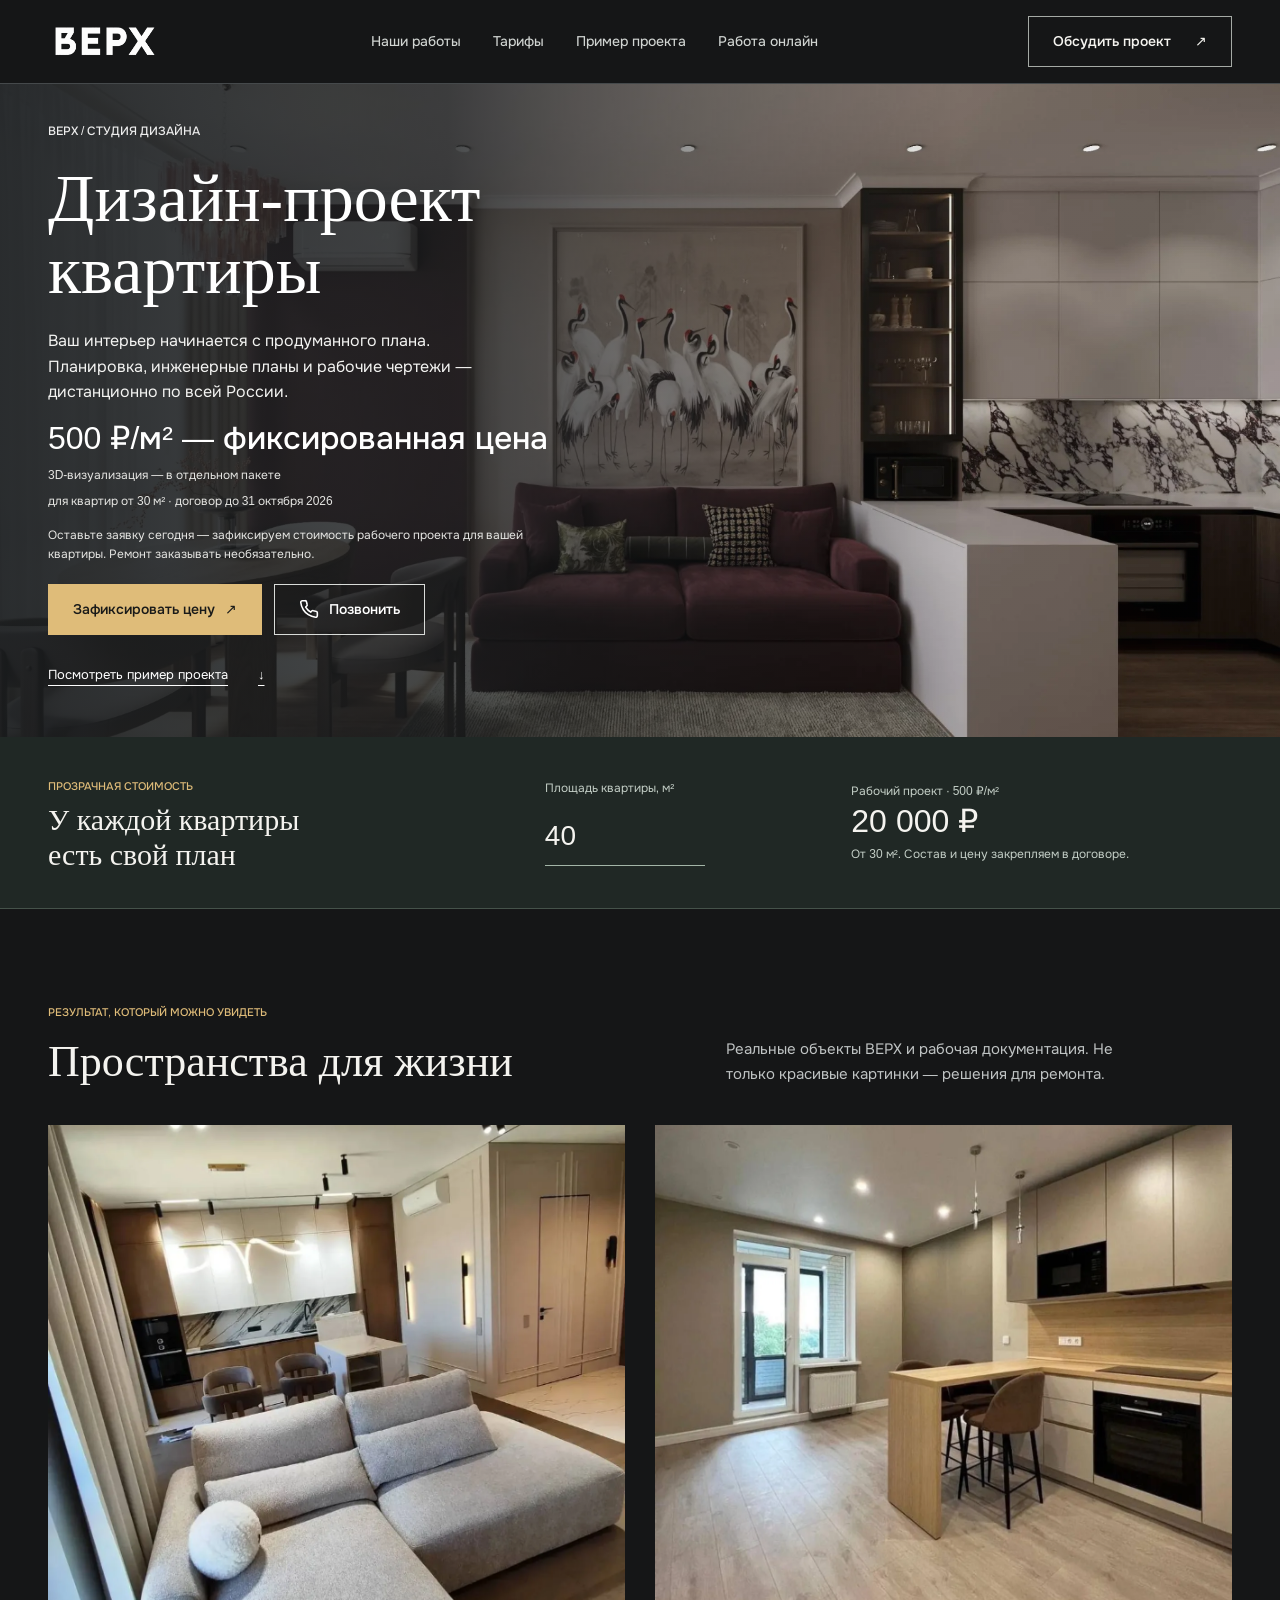
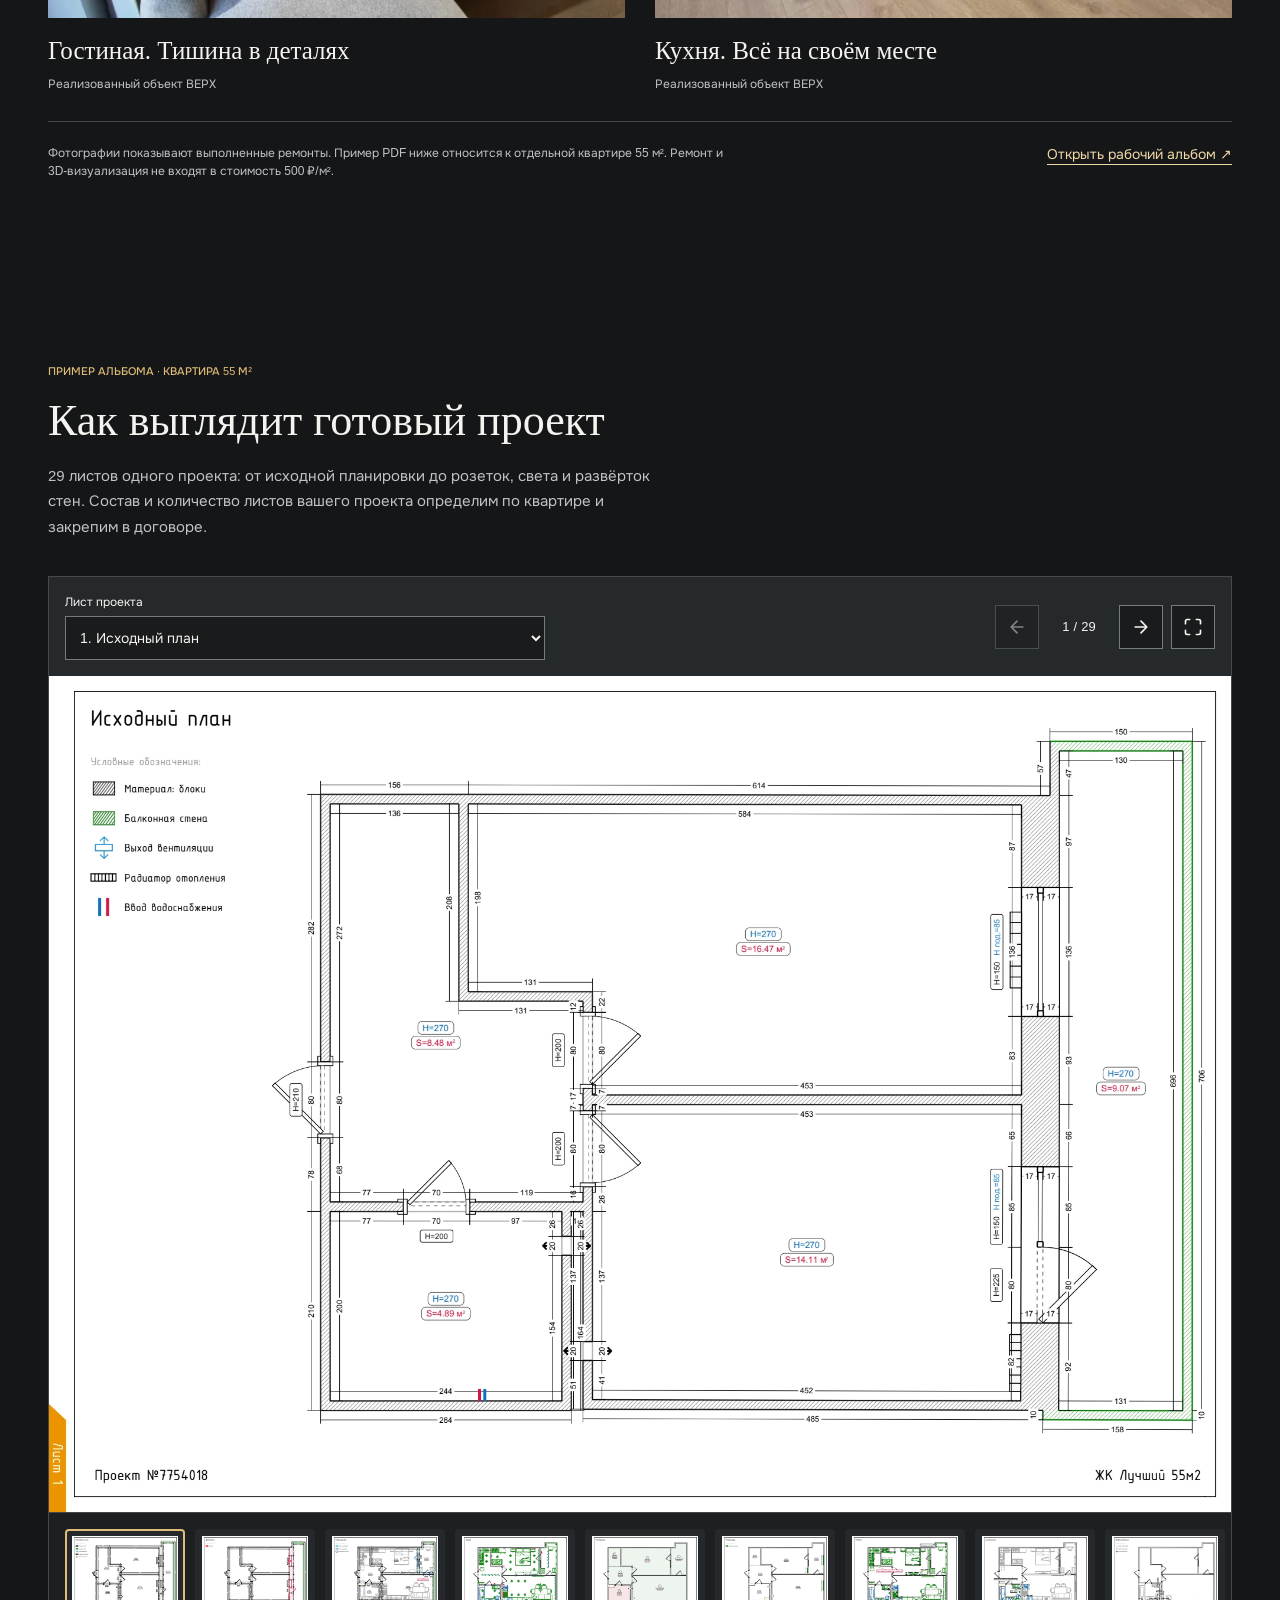
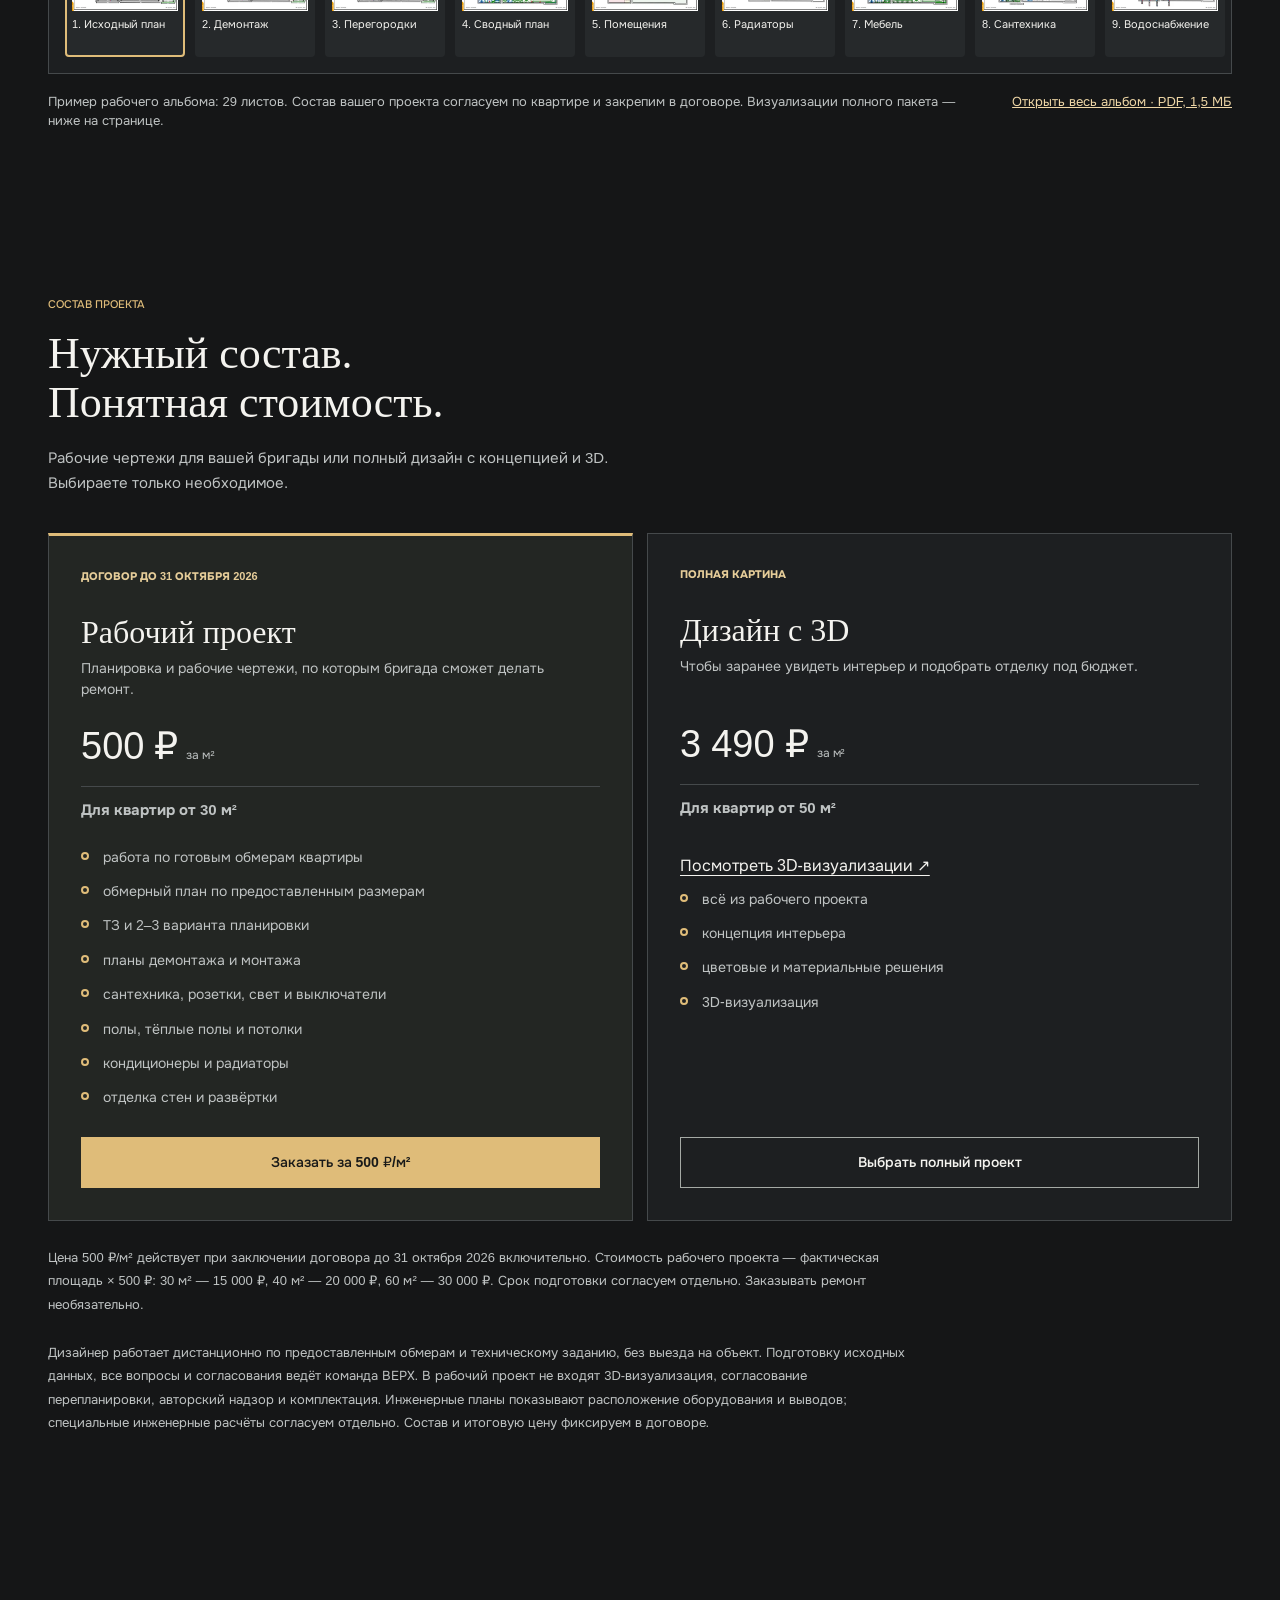
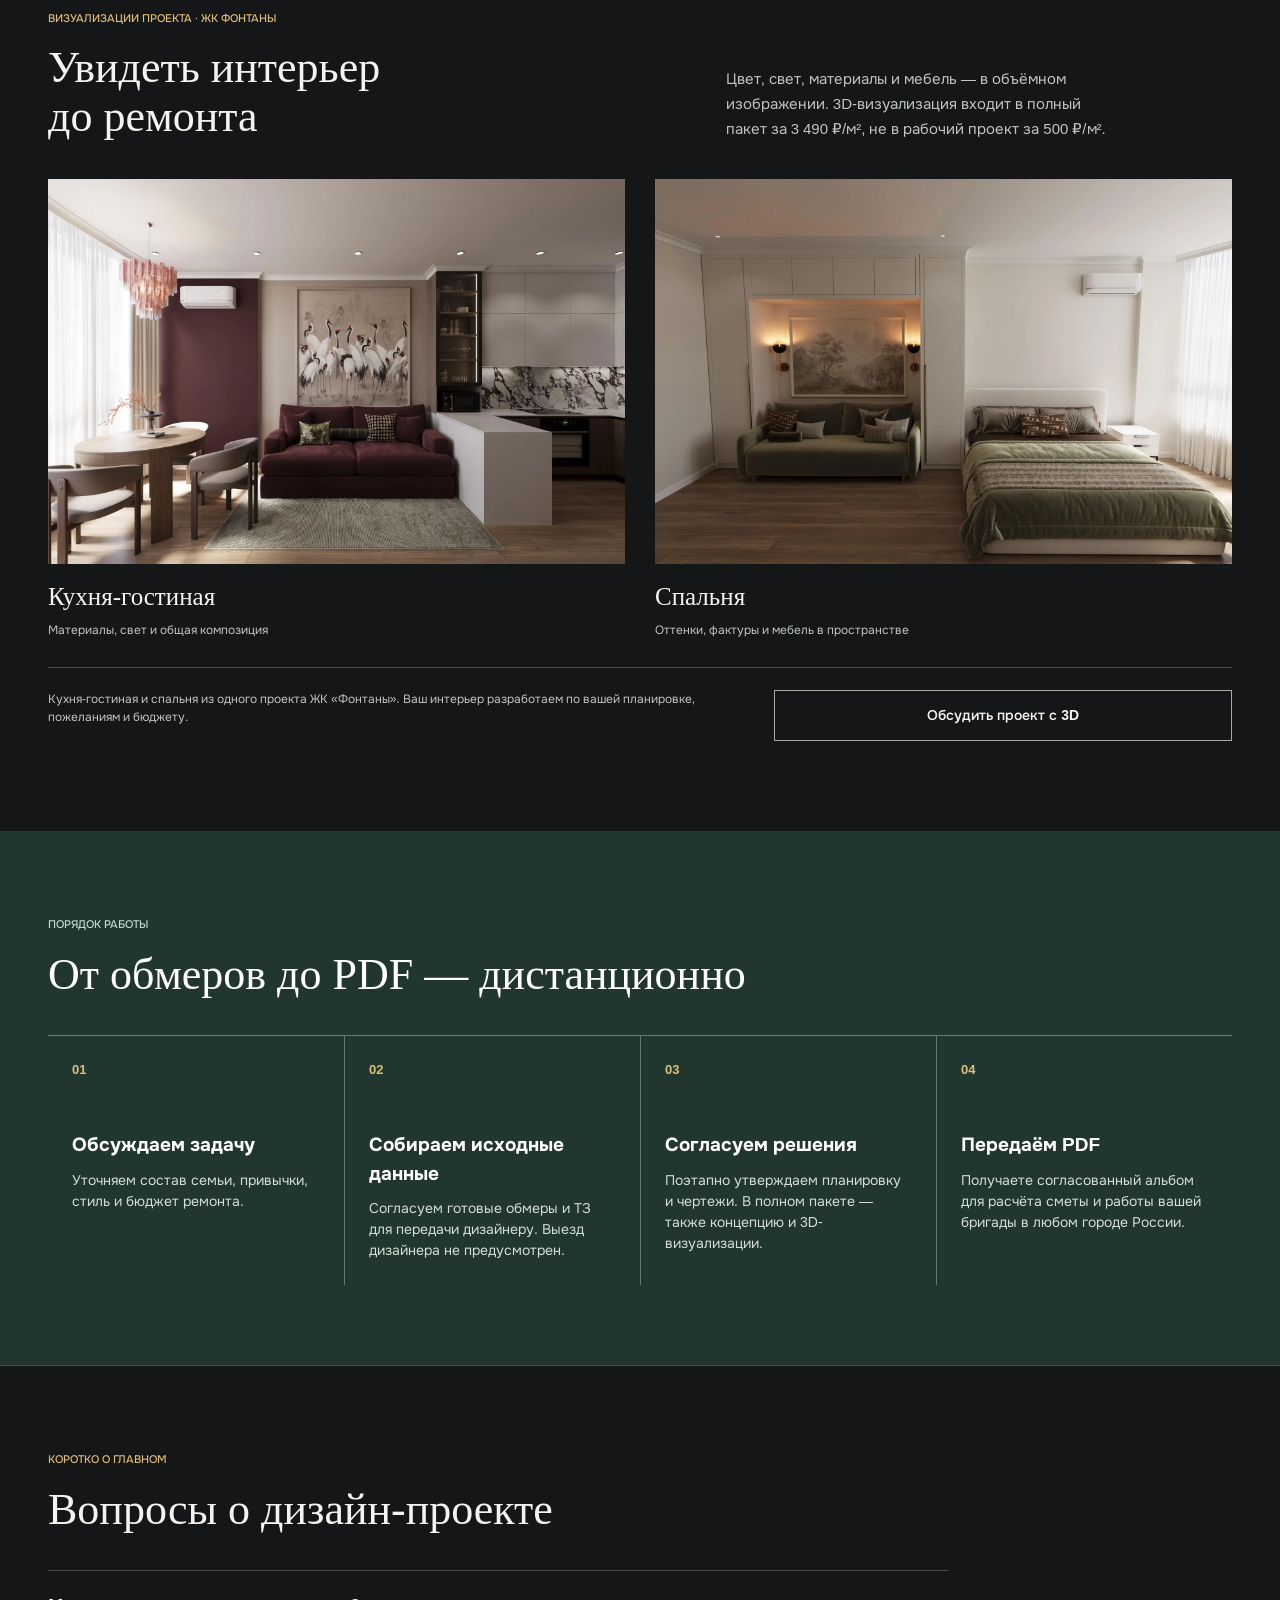
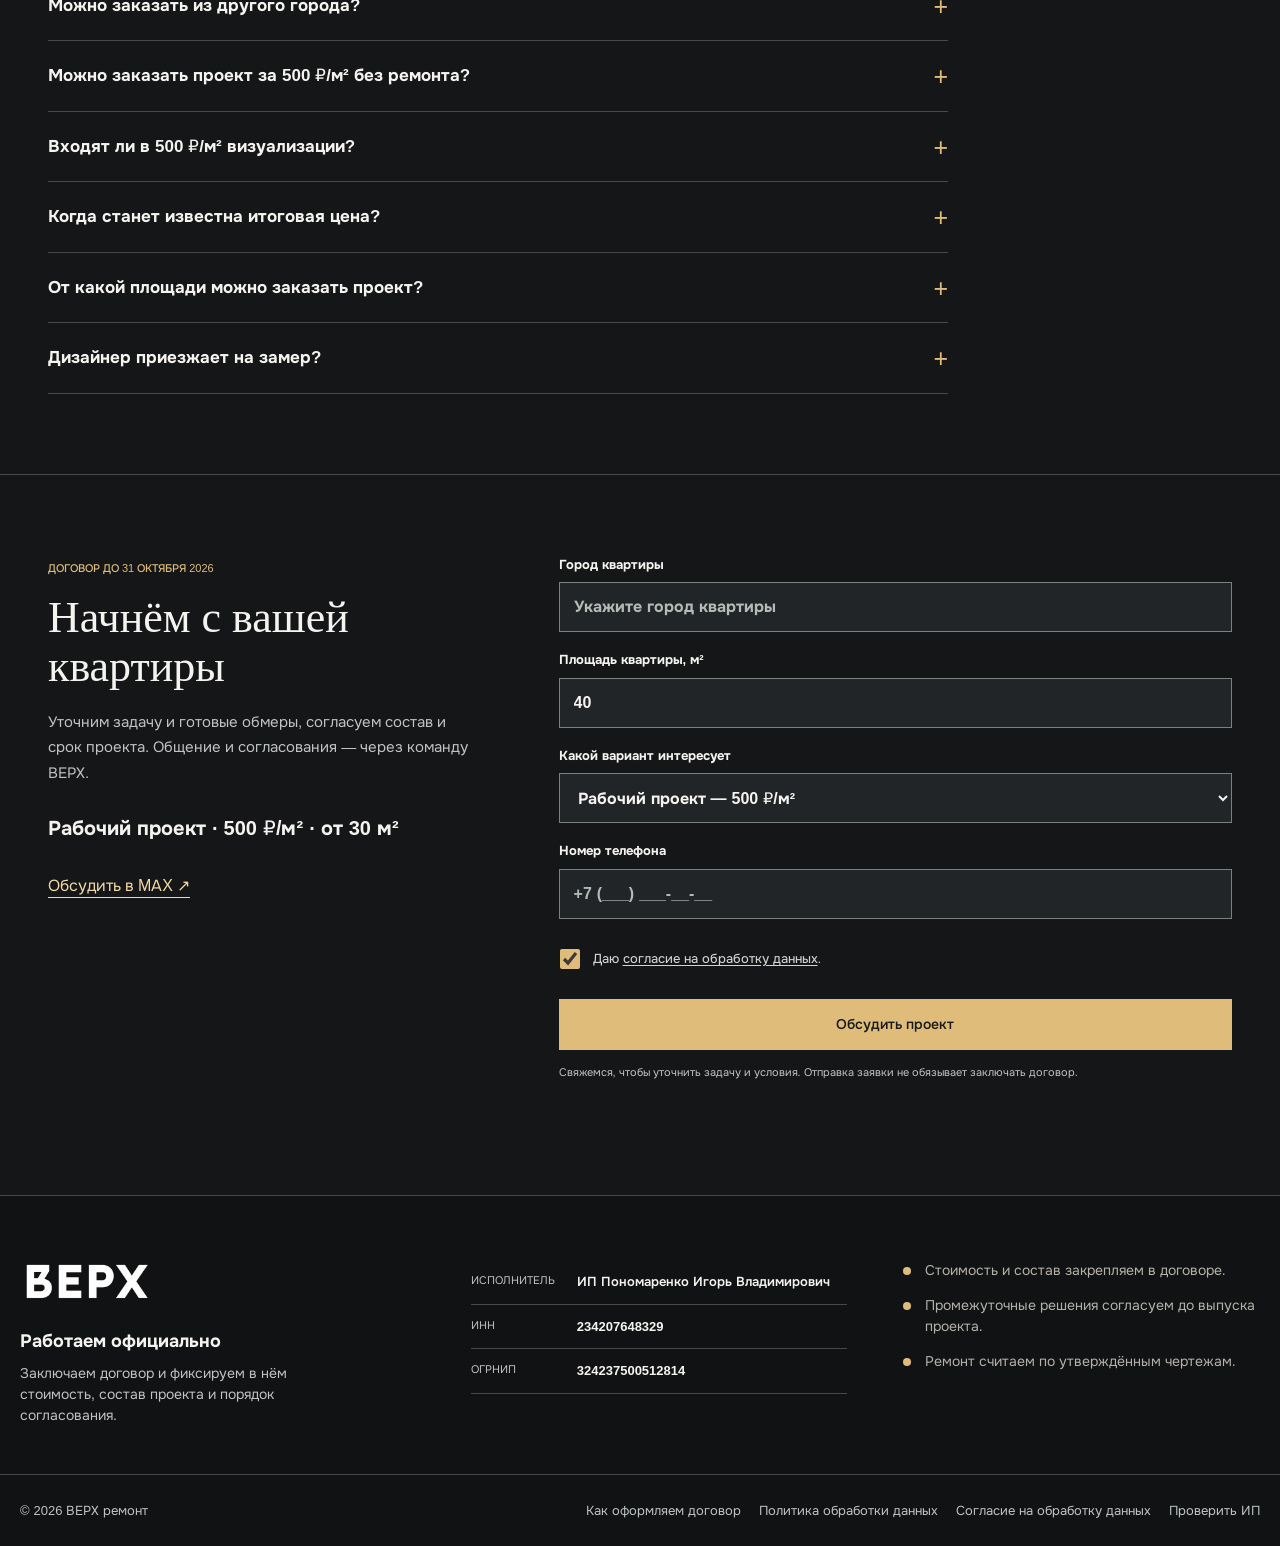
<file: index.html>
<!doctype html>
<html lang="ru">
  <head>
    <meta charset="utf-8" />
    <meta name="viewport" content="width=device-width, initial-scale=1" />
    <meta name="robots" content="index, follow" />
    <meta name="theme-color" content="#151617" />
    <meta name="color-scheme" content="dark" />
    <title>Рабочий дизайн-проект квартиры — 500 ₽/м² по России — ВЕРХ</title>
    <meta name="description" content="Рабочий дизайн-проект квартиры дистанционно по России по фиксированной цене 500 ₽/м²: планировка, инженерные планы и чертежи. От 30 м². 3D — отдельный пакет. Договор до 31 октября 2026." />
    <link rel="canonical" href="https://design.verhremont.ru/" />
    <meta property="og:type" content="website" />
    <meta property="og:locale" content="ru_RU" />
    <meta property="og:site_name" content="ВЕРХ" />
    <meta property="og:title" content="Рабочий дизайн-проект квартиры — фиксированная цена 500 ₽/м² — ВЕРХ" />
    <meta property="og:description" content="Планировка, электрика, сантехника и рабочие чертежи — 500 ₽/м² при договоре до 31 октября 2026. Без обязательства заказывать ремонт." />
    <meta property="og:url" content="https://design.verhremont.ru/" />
    <meta property="og:image" content="https://design.verhremont.ru/assets/design/3d-references/fontany-living.webp" />
    <link rel="icon" href="/favicon.ico" sizes="any" />
    <link rel="stylesheet" href="./styles.css?v=20260914-conversion" />
    <link rel="stylesheet" href="./specialty.css?v=20261010-design" />
    <link rel="stylesheet" href="./project-album.css?v=20261010" />
    <link rel="stylesheet" href="city.css?v=20261017" />
    <link rel="stylesheet" href="studio.css?v=20261017" />
    <link rel="stylesheet" href="decora.css?v=20261019-mobile" />
    <link rel="stylesheet" href="dark.css?v=20261018" />
    <script>
      if (!window.VERH_PREVIEW && !["localhost", "127.0.0.1"].includes(location.hostname)) {
      (function(m,e,t,r,i,k,a){
        m[i]=m[i]||function(){(m[i].a=m[i].a||[]).push(arguments)};
        m[i].l=1*new Date();
        for (var j=0;j<document.scripts.length;j+=1){if(document.scripts[j].src===r){return;}}
        k=e.createElement(t),a=e.getElementsByTagName(t)[0],k.async=1,k.src=r,a.parentNode.insertBefore(k,a);
      })(window,document,'script','https://mc.yandex.ru/metrika/tag.js?id=110859289','ym');
      ym(110859289,'init',{ssr:true,webvisor:true,clickmap:true,referrer:document.referrer,url:location.href,accurateTrackBounce:true,trackLinks:true});
      }
      window.VERH_LEAD_ENDPOINT = "https://functions.yandexcloud.net/d4e8j84veok7kjc043kk";
    </script>
    <script src="/assets/js/lead-support.js?v=20260914" defer></script>
  </head>
  <body class="specialty-page" data-service="Дизайн-проект квартиры онлайн" data-service-slug="dizayn-proekt-online" data-request="design-project">
    <noscript><div><img src="https://mc.yandex.ru/watch/110859289" class="metrika-pixel" alt="" /></div></noscript>
    <a class="skip-link" href="#main">Перейти к содержимому</a>
    <header class="preview-header">
      <a class="preview-brand" href="https://verhremont.ru/" aria-label="ВЕРХ — на главную">
        <img src="/assets/brand/verh-wordmark-white-transparent.webp" alt="ВЕРХ" width="3360" height="1060" />
      </a>
      <nav class="preview-nav" aria-label="Основная навигация">
        <a href="#projects">Наши работы</a>
        <a href="#prices">Тарифы</a>
        <a href="#project-album">Пример проекта</a>
        <a href="#process">Работа онлайн</a>
      </nav>
      <button class="button button--outline header-lead" type="button" data-scroll-lead>Обсудить проект <span aria-hidden="true">↗</span></button>
    </header>
    <main id="main">
      <section class="service-hero" id="top">
        <div class="service-hero__media" aria-hidden="true">
          <img src="/assets/design/3d-references/fontany-living.webp" alt="" width="1800" height="1200" fetchpriority="high" decoding="async" />
          <img class="media-watermark" src="/assets/brand/verh-wordmark-white-transparent.webp" alt="" width="3360" height="1060" aria-hidden="true" />
        </div>
        <div class="service-hero__content">
          <p class="studio-kicker">ВЕРХ / СТУДИЯ ДИЗАЙНА</p>
          <h1>Дизайн-проект <br />квартиры</h1>
          <p>Ваш интерьер начинается с продуманного плана. Планировка, инженерные планы и рабочие чертежи — дистанционно по всей России.</p>
          <div class="service-price" aria-label="Стоимость дизайн-проекта">
            <span>Проект с инженерными планами</span>
            <strong>500 ₽/м² — фиксированная цена</strong>
            <small>3D-визуализация — в отдельном пакете</small>
            <small>для квартир от 30 м² · договор до 31 октября 2026</small>
          </div>
          <p class="hero-offer">Оставьте заявку сегодня — зафиксируем стоимость рабочего проекта для вашей квартиры. Ремонт заказывать необязательно.</p>
          <div class="service-hero__actions">
            <button class="button button--gold" type="button" data-scroll-lead>Зафиксировать цену <span aria-hidden="true">↗</span></button>
            <a class="button button--ghost" href="tel:+79182383059" data-call-link aria-label="Позвонить в ВЕРХ">
              <svg viewBox="0 0 24 24" aria-hidden="true"><path d="M22 16.92v3a2 2 0 0 1-2.18 2A19.79 19.79 0 0 1 11.19 18.85a19.5 19.5 0 0 1-6-6A19.79 19.79 0 0 1 2.12 4.18 2 2 0 0 1 4.11 2h3a2 2 0 0 1 2 1.72c.12.9.33 1.78.62 2.63a2 2 0 0 1-.45 2.11L8.01 9.73a16 16 0 0 0 6 6l1.27-1.27a2 2 0 0 1 2.11-.45c.85.29 1.73.5 2.63.62A2 2 0 0 1 22 16.92Z" /></svg>
              <span>Позвонить</span>
            </a>
          </div>
          <a class="hero-pdf" href="#project-album">Посмотреть пример проекта <span aria-hidden="true">↓</span></a>
        </div>
      </section>

      <section class="estimate-band" aria-label="Расчёт стоимости рабочего проекта">
        <div class="section-shell estimate-layout">
          <div><span class="section-label">Прозрачная стоимость</span><h2>У каждой квартиры <br />есть свой план</h2></div>
          <div class="estimate-input"><label for="estimate-area">Площадь квартиры, м²</label><input id="estimate-area" type="number" inputmode="decimal" min="30" max="10000" step="0.1" value="40" data-estimate-area aria-describedby="estimate-note" /></div>
          <div class="estimate-result"><span>Рабочий проект · 500 ₽/м²</span><output for="estimate-area" data-estimate-total aria-live="polite">20 000 ₽</output><small id="estimate-note">От 30 м². Состав и цену закрепляем в договоре.</small></div>
        </div>
      </section>

      <section class="selected-projects" id="projects">
        <div class="section-shell">
          <header class="editorial-heading"><div><span class="section-label">Результат, который можно увидеть</span><h2>Пространства для жизни</h2></div><p>Реальные объекты ВЕРХ и рабочая документация. Не только красивые картинки — решения для ремонта.</p></header>
          <div class="selected-grid">
            <figure><img src="/assets/projects/lux/lux_04_msg181.webp" alt="Реализованный интерьер кухни-гостиной ВЕРХ" width="1280" height="1705" loading="lazy" /><figcaption><h3>Гостиная. Тишина в деталях</h3><span>Реализованный объект ВЕРХ</span></figcaption></figure>
            <figure><img src="/assets/projects/kitchen.webp" alt="Кухня с барной стойкой на завершённом объекте ВЕРХ" width="1280" height="1538" loading="lazy" /><figcaption><h3>Кухня. Всё на своём месте</h3><span>Реализованный объект ВЕРХ</span></figcaption></figure>
          </div>
          <div class="project-caption"><p>Фотографии показывают выполненные ремонты. Пример PDF ниже относится к отдельной квартире 55 м². Ремонт и 3D-визуализация не входят в стоимость 500 ₽/м².</p><a href="#project-album">Открыть рабочий альбом <span aria-hidden="true">↗</span></a></div>
        </div>
      </section>

      <section class="project-album section-light" id="project-album" aria-labelledby="album-heading" data-project-album>
        <div class="section-shell">
          <header class="section-heading">
            <span class="section-label">Пример альбома · квартира 55 м²</span>
            <h2 id="album-heading">Как выглядит готовый проект</h2>
            <p>29 листов одного проекта: от исходной планировки до розеток, света и развёрток стен. Состав и количество листов вашего проекта определим по квартире и закрепим в договоре.</p>
          </header>
          <div class="album-viewer">
            <div class="album-toolbar">
              <label class="album-select">Лист проекта<select data-album-select aria-label="Выбрать лист проекта"></select></label>
              <div class="album-controls">
                <button class="album-icon" type="button" data-album-prev aria-label="Предыдущий лист" title="Предыдущий лист"><svg viewBox="0 0 24 24" aria-hidden="true"><path d="m12 19-7-7 7-7M5 12h14" /></svg></button>
                <span class="album-counter" data-album-counter aria-live="polite">1 / 29</span>
                <button class="album-icon" type="button" data-album-next aria-label="Следующий лист" title="Следующий лист"><svg viewBox="0 0 24 24" aria-hidden="true"><path d="M5 12h14m-7-7 7 7-7 7" /></svg></button>
                <button class="album-icon" type="button" data-album-open aria-label="Увеличить чертёж" title="Увеличить чертёж"><svg viewBox="0 0 24 24" aria-hidden="true"><path d="M8 3H5a2 2 0 0 0-2 2v3m13-5h3a2 2 0 0 1 2 2v3M3 16v3a2 2 0 0 0 2 2h3m8 0h3a2 2 0 0 0 2-2v-3" /></svg></button>
              </div>
            </div>
            <button class="album-sheet" type="button" data-album-open aria-label="Увеличить текущий чертёж">
              <img data-album-image src="/assets/design/project-example/page-01.webp" alt="Лист 1. Исходный план" width="2000" height="1414" loading="lazy" decoding="async" />
            </button>
            <p class="album-status" data-album-status role="status"></p>
            <div class="album-thumbnails" data-album-thumbnails role="group" aria-label="Листы проекта"></div>
          </div>
          <div class="album-footer">
            <p>Пример рабочего альбома: 29 листов. Состав вашего проекта согласуем по квартире и закрепим в договоре. Визуализации полного пакета — ниже на странице.</p>
            <a href="/assets/design/project-example/project-example.pdf" target="_blank" rel="noopener">Открыть весь альбом · PDF, 1,5 МБ</a>
          </div>
          <noscript><p><a href="/assets/design/project-example/project-example.pdf">Посмотреть все 29 листов проекта в PDF</a></p></noscript>
        </div>
        <dialog class="album-dialog" data-album-dialog aria-label="Просмотр чертежа">
          <div class="album-dialog__toolbar">
            <strong data-album-title>Исходный план</strong>
            <div class="album-controls">
              <button class="album-icon" type="button" data-album-prev aria-label="Предыдущий лист" title="Предыдущий лист"><svg viewBox="0 0 24 24" aria-hidden="true"><path d="m12 19-7-7 7-7M5 12h14" /></svg></button>
              <span class="album-counter" data-album-counter>1 / 29</span>
              <button class="album-icon" type="button" data-album-next aria-label="Следующий лист" title="Следующий лист"><svg viewBox="0 0 24 24" aria-hidden="true"><path d="M5 12h14m-7-7 7 7-7 7" /></svg></button>
              <button class="album-icon" type="button" data-album-zoom aria-label="Увеличить масштаб" title="Увеличить масштаб" aria-pressed="false"><svg viewBox="0 0 24 24" aria-hidden="true"><circle cx="11" cy="11" r="8" /><path d="m21 21-4.3-4.3M8 11h6m-3-3v6" /></svg></button>
              <button class="album-icon" type="button" data-album-close aria-label="Закрыть просмотр" title="Закрыть просмотр"><svg viewBox="0 0 24 24" aria-hidden="true"><path d="m18 6-12 12M6 6l12 12" /></svg></button>
            </div>
          </div>
          <div class="album-dialog__sheet" data-album-pan><img data-album-large alt="" width="2000" height="1414" /></div>
        </dialog>
      </section>

      <section class="packages-section section-light" id="prices">
        <div class="section-shell">
          <header class="section-heading">
            <span class="section-label">Состав проекта</span>
            <h2>Нужный состав. <br />Понятная стоимость.</h2>
            <p>Рабочие чертежи для вашей бригады или полный дизайн с концепцией и 3D. Выбираете только необходимое.</p>
          </header>
          <div class="offer-grid">
            <article class="offer-card offer-card--featured">
              <span class="offer-card__tag">Договор до 31 октября 2026</span>
              <h3>Рабочий проект</h3>
              <p class="offer-card__audience">Планировка и рабочие чертежи, по которым бригада сможет делать ремонт.</p>
              <div class="offer-card__price"><strong>500 ₽</strong><span>за м²</span></div>
              <p class="offer-card__minimum">Для квартир от 30 м²</p>
              <ul>
                <li>работа по готовым обмерам квартиры</li>
                <li>обмерный план по предоставленным размерам</li>
                <li>ТЗ и 2–3 варианта планировки</li>
                <li>планы демонтажа и монтажа</li>
                <li>сантехника, розетки, свет и выключатели</li>
                <li>полы, тёплые полы и потолки</li>
                <li>кондиционеры и радиаторы</li>
                <li>отделка стен и развёртки</li>
              </ul>
              <button class="button button--gold" type="button" data-scroll-lead data-package="Рабочий проект — 500 ₽/м², от 30 м², договор до 31 октября 2026">Заказать за 500 ₽/м²</button>
            </article>
            <article class="offer-card">
              <span class="offer-card__tag">Полная картина</span>
              <h3>Дизайн с 3D</h3>
              <p class="offer-card__audience">Чтобы заранее увидеть интерьер и подобрать отделку под бюджет.</p>
              <div class="offer-card__price"><strong>3 490 ₽</strong><span>за м²</span></div>
              <p class="offer-card__minimum">Для квартир от 50 м²</p>
              <a class="render-reference-link" href="#visualizations">Посмотреть 3D-визуализации ↗</a>
              <ul>
                <li>всё из рабочего проекта</li>
                <li>концепция интерьера</li>
                <li>цветовые и материальные решения</li>
                <li>3D-визуализация</li>
              </ul>
              <button class="button button--outline" type="button" data-scroll-lead data-package="Полный — 3 490 ₽/м², для квартир от 50 м²">Выбрать полный проект</button>
            </article>
            <article class="offer-card" data-krasnodar-only hidden>
              <span class="offer-card__tag">Ремонт в Краснодаре</span>
              <h3>Проект в подарок</h3>
              <p class="offer-card__audience">Для тех, кто заказывает проект и ремонт у одной команды.</p>
              <div class="offer-card__price"><strong>0 ₽</strong><span>за рабочий проект</span></div>
              <p class="offer-card__minimum">При любом тарифе ремонта в Краснодаре</p>
              <ul>
                <li>планировка и инженерные чертежи</li>
                <li>расчёт ремонта по согласованному проекту</li>
                <li>состав проекта закрепляем в договоре</li>
              </ul>
              <button class="button button--outline" type="button" data-scroll-lead data-package="Рабочий проект в подарок + ремонт, любой тариф">Обсудить проект и ремонт</button>
            </article>
          </div>
          <p class="pricing-note">Цена 500 ₽/м² действует при заключении договора до 31 октября 2026 включительно. Стоимость рабочего проекта — фактическая площадь × 500 ₽: 30 м² — 15 000 ₽, 40 м² — 20 000 ₽, 60 м² — 30 000 ₽. Срок подготовки согласуем отдельно. Заказывать ремонт необязательно.</p>
          <p class="pricing-note">Дизайнер работает дистанционно по предоставленным обмерам и техническому заданию, без выезда на объект. Подготовку исходных данных, все вопросы и согласования ведёт команда ВЕРХ. В рабочий проект не входят 3D-визуализация, согласование перепланировки, авторский надзор и комплектация. Инженерные планы показывают расположение оборудования и выводов; специальные инженерные расчёты согласуем отдельно. Состав и итоговую цену фиксируем в договоре.</p>
        </div>
      </section>

      <section class="selected-projects render-references" id="visualizations" aria-labelledby="render-heading">
        <div class="section-shell">
          <header class="editorial-heading">
            <div><span class="section-label">Визуализации проекта · ЖК Фонтаны</span><h2 id="render-heading">Увидеть интерьер <br />до ремонта</h2></div>
            <p>Цвет, свет, материалы и мебель — в объёмном изображении. 3D-визуализация входит в полный пакет за 3 490 ₽/м², не в рабочий проект за 500 ₽/м².</p>
          </header>
          <div class="selected-grid">
            <figure>
              <a href="/assets/design/3d-references/fontany-living.webp" target="_blank" rel="noopener" aria-label="Открыть визуализацию кухни-гостиной в полном размере">
                <img src="/assets/design/3d-references/fontany-living.webp" alt="3D-визуализация кухни-гостиной из проекта ЖК Фонтаны" width="1800" height="1200" loading="lazy" decoding="async" />
              </a>
              <figcaption><h3>Кухня-гостиная</h3><span>Материалы, свет и общая композиция</span></figcaption>
            </figure>
            <figure>
              <a href="/assets/design/3d-references/fontany-bedroom.webp" target="_blank" rel="noopener" aria-label="Открыть визуализацию спальни в полном размере">
                <img src="/assets/design/3d-references/fontany-bedroom.webp" alt="3D-визуализация спальни из проекта ЖК Фонтаны" width="1800" height="1200" loading="lazy" decoding="async" />
              </a>
              <figcaption><h3>Спальня</h3><span>Оттенки, фактуры и мебель в пространстве</span></figcaption>
            </figure>
          </div>
          <div class="project-caption">
            <p>Кухня-гостиная и спальня из одного проекта ЖК «Фонтаны». Ваш интерьер разработаем по вашей планировке, пожеланиям и бюджету.</p>
            <button class="button button--outline" type="button" data-scroll-lead data-package="Полный — 3 490 ₽/м², для квартир от 50 м²">Обсудить проект с 3D</button>
          </div>
        </div>
      </section>

      <section class="repair-bridge section-dark" id="gift" data-krasnodar-only hidden>
        <div class="section-shell repair-bridge__grid">
          <div>
            <span class="section-label">Выгоднее вместе с ремонтом</span>
            <h2>Рабочий проект не оплачивается отдельно</h2>
            <p>Для ремонта в Краснодаре: при заключении договора по любому тарифу подготовим рабочий проект в подарок. Его состав и условия закрепим в договоре. Дистанционный проект за 500 ₽/м² доступен по всей России и не обязывает заказывать ремонт.</p>
            <button class="button button--gold" type="button" data-scroll-lead data-package="Рабочий проект в подарок + ремонт, любой тариф">Рассчитать проект и ремонт</button>
          </div>
          <ol class="bridge-points">
            <li><span>01</span><strong>Сначала согласуем планировку и инженерные решения.</strong></li>
            <li><span>02</span><strong>Затем посчитаем ремонт по готовым чертежам.</strong></li>
            <li><span>03</span><strong>Проект и смету закрепим до выхода на объект.</strong></li>
          </ol>
        </div>
      </section>

      <section class="process-section section-dark" id="process">
        <div class="section-shell">
          <header class="section-heading section-heading--dark">
            <span class="section-label">Порядок работы</span>
            <h2>От обмеров до PDF — дистанционно</h2>
          </header>
          <ol class="process-list">
            <li><span>01</span><strong>Обсуждаем задачу</strong><p>Уточняем состав семьи, привычки, стиль и бюджет ремонта.</p></li>
            <li><span>02</span><strong>Собираем исходные данные</strong><p>Согласуем готовые обмеры и ТЗ для передачи дизайнеру. Выезд дизайнера не предусмотрен.</p></li>
            <li><span>03</span><strong>Согласуем решения</strong><p>Поэтапно утверждаем планировку и чертежи. В полном пакете — также концепцию и 3D-визуализации.</p></li>
            <li><span>04</span><strong>Передаём PDF</strong><p>Получаете согласованный альбом для расчёта сметы и работы вашей бригады в любом городе России.</p></li>
          </ol>
        </div>
      </section>

      <section class="faq-section section-light">
        <div class="section-shell">
          <header class="section-heading"><span class="section-label">Коротко о главном</span><h2>Вопросы о дизайн-проекте</h2></header>
          <div class="faq-list">
            <details><summary>Можно заказать из другого города?</summary><p>Да, принимаем заказы дистанционно по всей России. Для старта нужны готовые обмеры и техническое задание. Дизайнер не выезжает на объект; подготовку исходных данных и согласования организуем через ВЕРХ.</p></details>
            <details><summary>Можно заказать проект за 500 ₽/м² без ремонта?</summary><p>Да. Это самостоятельная услуга, заказывать ремонт у нас необязательно. Цена действует при заключении договора до 31 октября 2026 включительно.</p></details>
            <details><summary>Входят ли в 500 ₽/м² визуализации?</summary><p>Нет. В эту цену входят планировка, инженерные планы и рабочие чертежи. Концепция интерьера, цветовые и материальные решения, 3D-визуализация входят в полный пакет за 3 490 ₽/м².</p></details>
            <details data-krasnodar-only hidden><summary>Какой пакет идёт в подарок?</summary><p>Рабочий проект при заключении договора на ремонт в Краснодаре по любому тарифу. Точный состав проекта фиксируем в договоре. Дистанционный проект по России можно заказать отдельно.</p></details>
            <details><summary>Когда станет известна итоговая цена?</summary><p>После проверки исходных обмеров и выбора пакета. До начала работ закрепим стоимость и состав проекта в договоре.</p></details>
            <details><summary>От какой площади можно заказать проект?</summary><p>Рабочий проект — для квартир от 30 м², полный с 3D — от 50 м². Стоимость считаем по фактической площади: площадь × цена за м². Например, рабочий проект для 40 м² стоит 20 000 ₽.</p></details>
            <details><summary>Дизайнер приезжает на замер?</summary><p>Нет. Эти пакеты рассчитаны на работу по готовым обмерам и ТЗ. Общение и согласование решений проходят через ВЕРХ. Порядок подготовки обмеров согласуем до начала проекта.</p></details>
          </div>
        </div>
      </section>

      <section class="lead-section section-light" id="lead">
        <div class="section-shell lead-section__grid">
          <header class="lead-copy">
            <span class="section-label" data-lead-deadline>Договор до 31 октября 2026</span>
            <h2>Начнём с вашей квартиры</h2>
            <p>Уточним задачу и готовые обмеры, согласуем состав и срок проекта. Общение и согласования — через команду ВЕРХ.</p>
            <strong data-lead-price aria-live="polite" aria-atomic="true">Рабочий проект · 500 ₽/м² · от 30 м²</strong>
            <a class="lead-contact" href="https://max.ru/id234207648329_biz" target="_blank" rel="noopener">Обсудить в MAX <span aria-hidden="true">↗</span></a>
          </header>
          <form class="service-form" data-service-form novalidate>
            <label>Город квартиры
              <input name="city" type="text" autocomplete="address-level2" maxlength="80" placeholder="Укажите город квартиры" aria-describedby="lead-form-status" required data-city-input />
            </label>
            <label>Площадь квартиры, м²
              <input name="area" type="number" inputmode="decimal" min="30" max="10000" step="0.1" value="40" aria-describedby="lead-form-status" required data-form-area />
            </label>
            <label>Какой вариант интересует
              <select name="package">
                <option value="Рабочий проект — 500 ₽/м², от 30 м², договор до 31 октября 2026">Рабочий проект — 500 ₽/м²</option>
                <option value="Полный — 3 490 ₽/м², для квартир от 50 м²">Полный — 3 490 ₽/м²</option>
                <option value="Рабочий проект в подарок + ремонт, любой тариф" data-krasnodar-only hidden disabled>Проект в подарок + ремонт</option>
                <option value="Не определился">Помогите выбрать</option>
              </select>
            </label>
            <label>Номер телефона
              <input name="phone" type="tel" inputmode="tel" autocomplete="tel" enterkeyhint="send" maxlength="18" placeholder="+7 (___) ___-__-__" aria-describedby="lead-form-status" required />
            </label>
            <label class="honeypot" aria-hidden="true">Сайт<input name="website" tabindex="-1" autocomplete="off" /></label>
            <label class="consent-row"><input name="consent" type="checkbox" checked required aria-describedby="lead-form-status" /><span>Даю <a href="/consent.html" target="_blank" rel="noopener">согласие на обработку данных</a>.</span></label>
            <button class="button button--gold service-form__submit" type="submit">Обсудить проект</button>
            <p class="form-reassurance">Свяжемся, чтобы уточнить задачу и условия. Отправка заявки не обязывает заключать договор.</p>
            <p class="form-status" id="lead-form-status" data-form-status role="status" aria-live="polite"></p>
          </form>
        </div>
      </section>
    </main>
    <footer class="preview-footer" id="contacts" data-page-footer>
      <div class="preview-footer__inner">
        <div class="preview-footer__brand"><a href="https://verhremont.ru/" aria-label="ВЕРХ — на главную"><img src="/assets/brand/verh-wordmark-white-transparent.webp" alt="ВЕРХ" width="3360" height="1060" loading="lazy" decoding="async" /></a><strong>Работаем официально</strong><p>Заключаем договор и фиксируем в нём стоимость, состав проекта и порядок согласования.</p></div>
        <div class="preview-footer__facts"><div><span>Исполнитель</span><strong>ИП Пономаренко Игорь Владимирович</strong></div><div><span>ИНН</span><strong>234207648329</strong></div><div><span>ОГРНИП</span><strong>324237500512814</strong></div></div>
        <ul class="preview-footer__assurances"><li>Стоимость и состав закрепляем в договоре.</li><li>Промежуточные решения согласуем до выпуска проекта.</li><li>Ремонт считаем по утверждённым чертежам.</li></ul>
      </div>
      <div class="preview-footer__bottom"><span>© 2026 ВЕРХ ремонт</span><nav aria-label="Правовые документы"><a href="/contract.html">Как оформляем договор</a><a href="/privacy.html">Политика обработки данных</a><a href="/consent.html">Согласие на обработку данных</a><a href="https://www.rusprofile.ru/ip/324237500512814" target="_blank" rel="noreferrer noopener">Проверить ИП</a></nav></div>
    </footer>
    <div class="mobile-actions" data-mobile-actions>
      <button class="button button--gold" type="button" data-scroll-lead>Обсудить проект</button>
      <a class="button button--compact" href="tel:+79182383059" data-call-link aria-label="Позвонить в ВЕРХ"><svg viewBox="0 0 24 24" aria-hidden="true"><path d="M22 16.92v3a2 2 0 0 1-2.18 2A19.79 19.79 0 0 1 11.19 18.85a19.5 19.5 0 0 1-6-6A19.79 19.79 0 0 1 2.12 4.18 2 2 0 0 1 4.11 2h3a2 2 0 0 1 2 1.72c.12.9.33 1.78.62 2.63a2 2 0 0 1-.45 2.11L8.01 9.73a16 16 0 0 0 6 6l1.27-1.27a2 2 0 0 1 2.11-.45c.85.29 1.73.5 2.63.62A2 2 0 0 1 22 16.92Z" /></svg><span>Позвонить</span></a>
    </div>
    <script src="city.js?v=20261019-copy" defer></script>
    <script src="./service.js?v=20261019-copy" defer></script>
    <script src="./project-album.js?v=20261019-copy" defer></script>
    <script src="decora.js?v=20261019-copy" defer></script>
  </body>
</html>
</file>
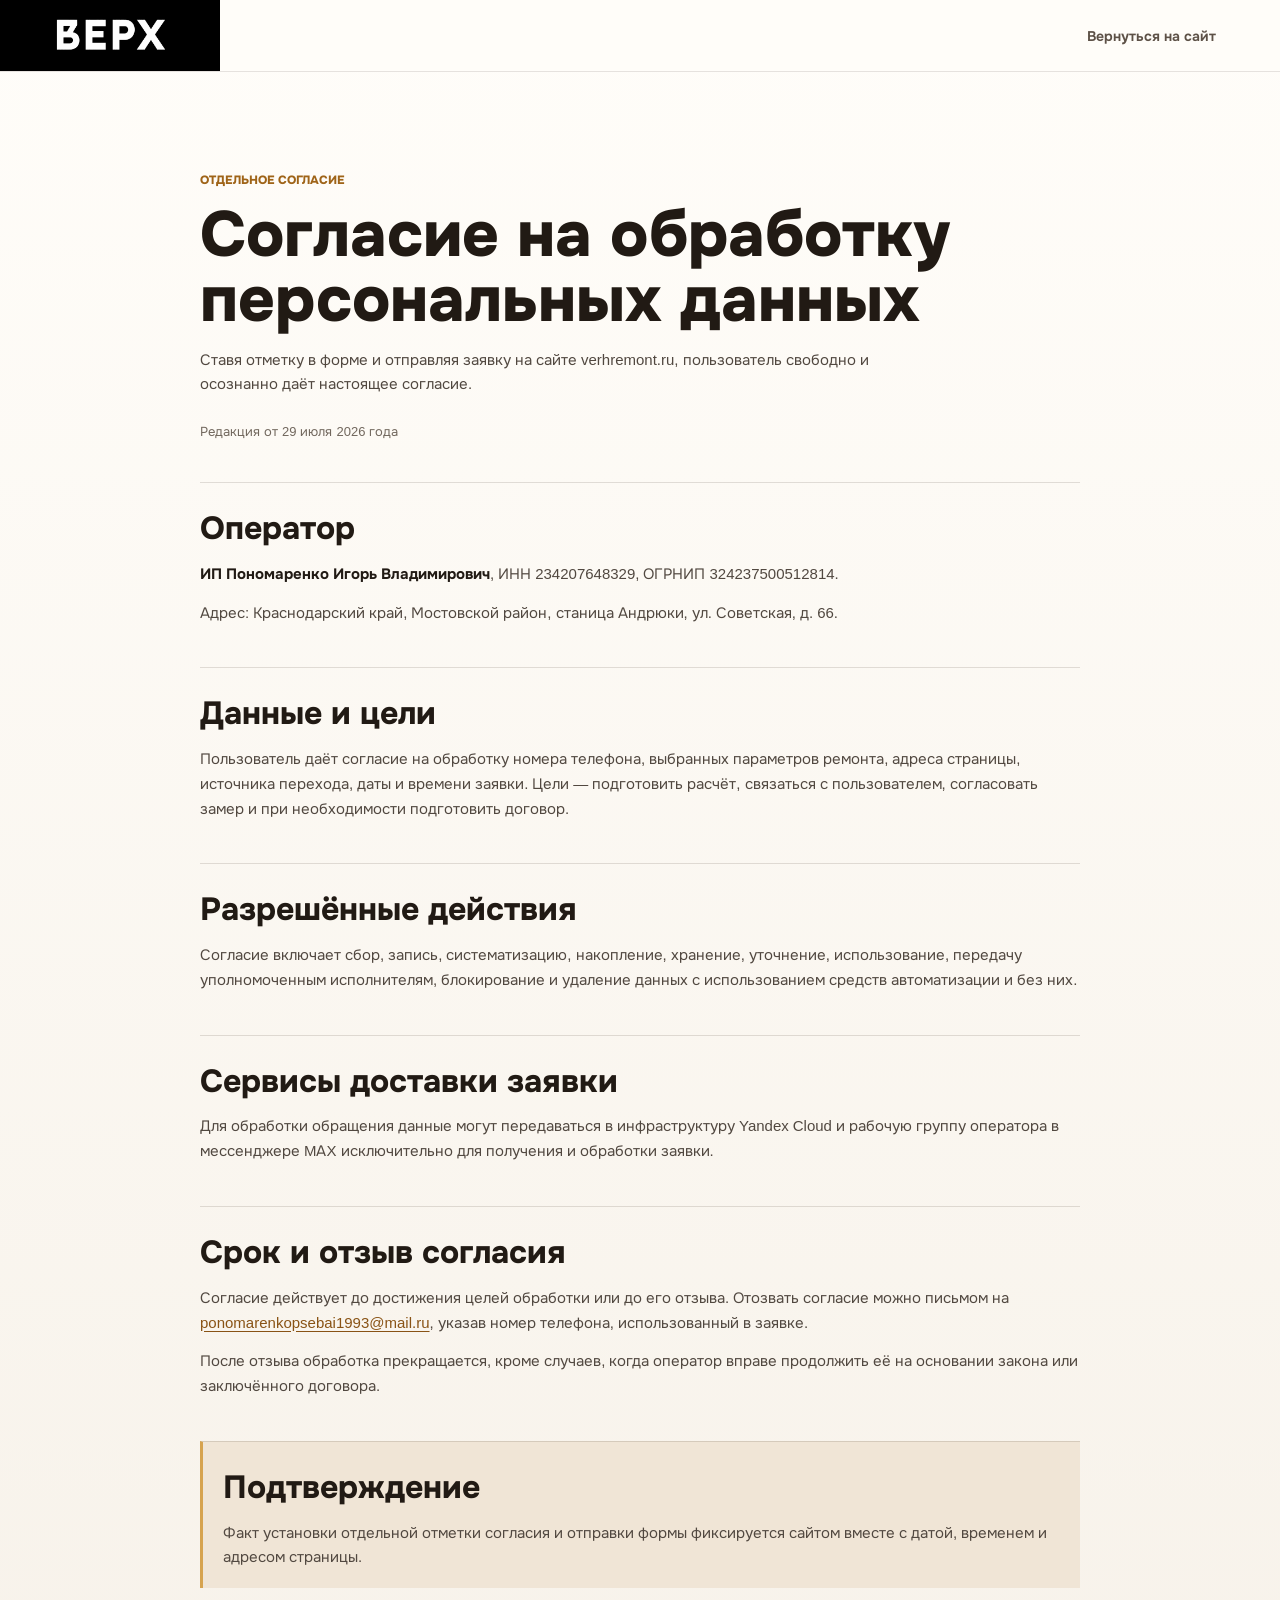
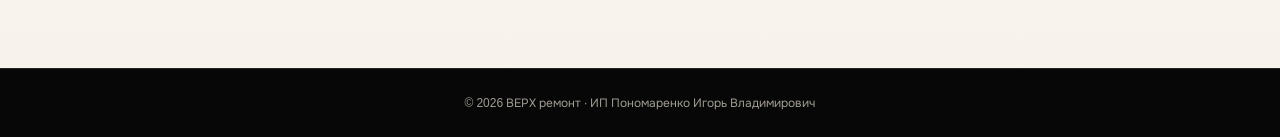
<file: consent.html>
<!doctype html>
<html lang="ru">
  <head>
    <meta charset="utf-8" />
    <meta name="viewport" content="width=device-width, initial-scale=1" />
    <title>Согласие на обработку персональных данных — ВЕРХ ремонт</title>
    <meta name="robots" content="noindex, follow" />
    <link rel="canonical" href="https://verhremont.ru/consent.html" />
    <link rel="icon" type="image/png" sizes="120x120" href="/favicon.png" />
    <link rel="stylesheet" href="legal-pages.css?v=20260729" />
  </head>
  <body>
    <header class="legal-page-header">
      <a class="legal-page-header__brand" href="/" aria-label="ВЕРХ — на главную">
        <img src="assets/brand/verh-wordmark-white-transparent.webp" alt="ВЕРХ" width="3360" height="1060" />
      </a>
      <a class="legal-page-header__back" href="/">Вернуться на сайт</a>
    </header>
    <main class="legal-document">
      <span class="legal-document__eyebrow">Отдельное согласие</span>
      <h1>Согласие на обработку персональных данных</h1>
      <p class="legal-document__lead">Ставя отметку в форме и отправляя заявку на сайте verhremont.ru, пользователь свободно и осознанно даёт настоящее согласие.</p>
      <div class="legal-document__meta"><span>Редакция от 29 июля 2026 года</span></div>

      <section>
        <h2>Оператор</h2>
        <p><strong>ИП Пономаренко Игорь Владимирович</strong>, ИНН 234207648329, ОГРНИП 324237500512814.</p>
        <p>Адрес: Краснодарский край, Мостовской район, станица Андрюки, ул. Советская, д. 66.</p>
      </section>

      <section>
        <h2>Данные и цели</h2>
        <p>Пользователь даёт согласие на обработку номера телефона, выбранных параметров ремонта, адреса страницы, источника перехода, даты и времени заявки. Цели — подготовить расчёт, связаться с пользователем, согласовать замер и при необходимости подготовить договор.</p>
      </section>

      <section>
        <h2>Разрешённые действия</h2>
        <p>Согласие включает сбор, запись, систематизацию, накопление, хранение, уточнение, использование, передачу уполномоченным исполнителям, блокирование и удаление данных с использованием средств автоматизации и без них.</p>
      </section>

      <section>
        <h2>Сервисы доставки заявки</h2>
        <p>Для обработки обращения данные могут передаваться в инфраструктуру Yandex Cloud и рабочую группу оператора в мессенджере MAX исключительно для получения и обработки заявки.</p>
      </section>

      <section>
        <h2>Срок и отзыв согласия</h2>
        <p>Согласие действует до достижения целей обработки или до его отзыва. Отозвать согласие можно письмом на <a href="mailto:ponomarenkopsebai1993@mail.ru">ponomarenkopsebai1993@mail.ru</a>, указав номер телефона, использованный в заявке.</p>
        <p>После отзыва обработка прекращается, кроме случаев, когда оператор вправе продолжить её на основании закона или заключённого договора.</p>
      </section>

      <section class="legal-document__notice">
        <h2>Подтверждение</h2>
        <p>Факт установки отдельной отметки согласия и отправки формы фиксируется сайтом вместе с датой, временем и адресом страницы.</p>
      </section>
    </main>
    <footer class="legal-page-footer">© 2026 ВЕРХ ремонт · ИП Пономаренко Игорь Владимирович</footer>
  </body>
</html>
</file>
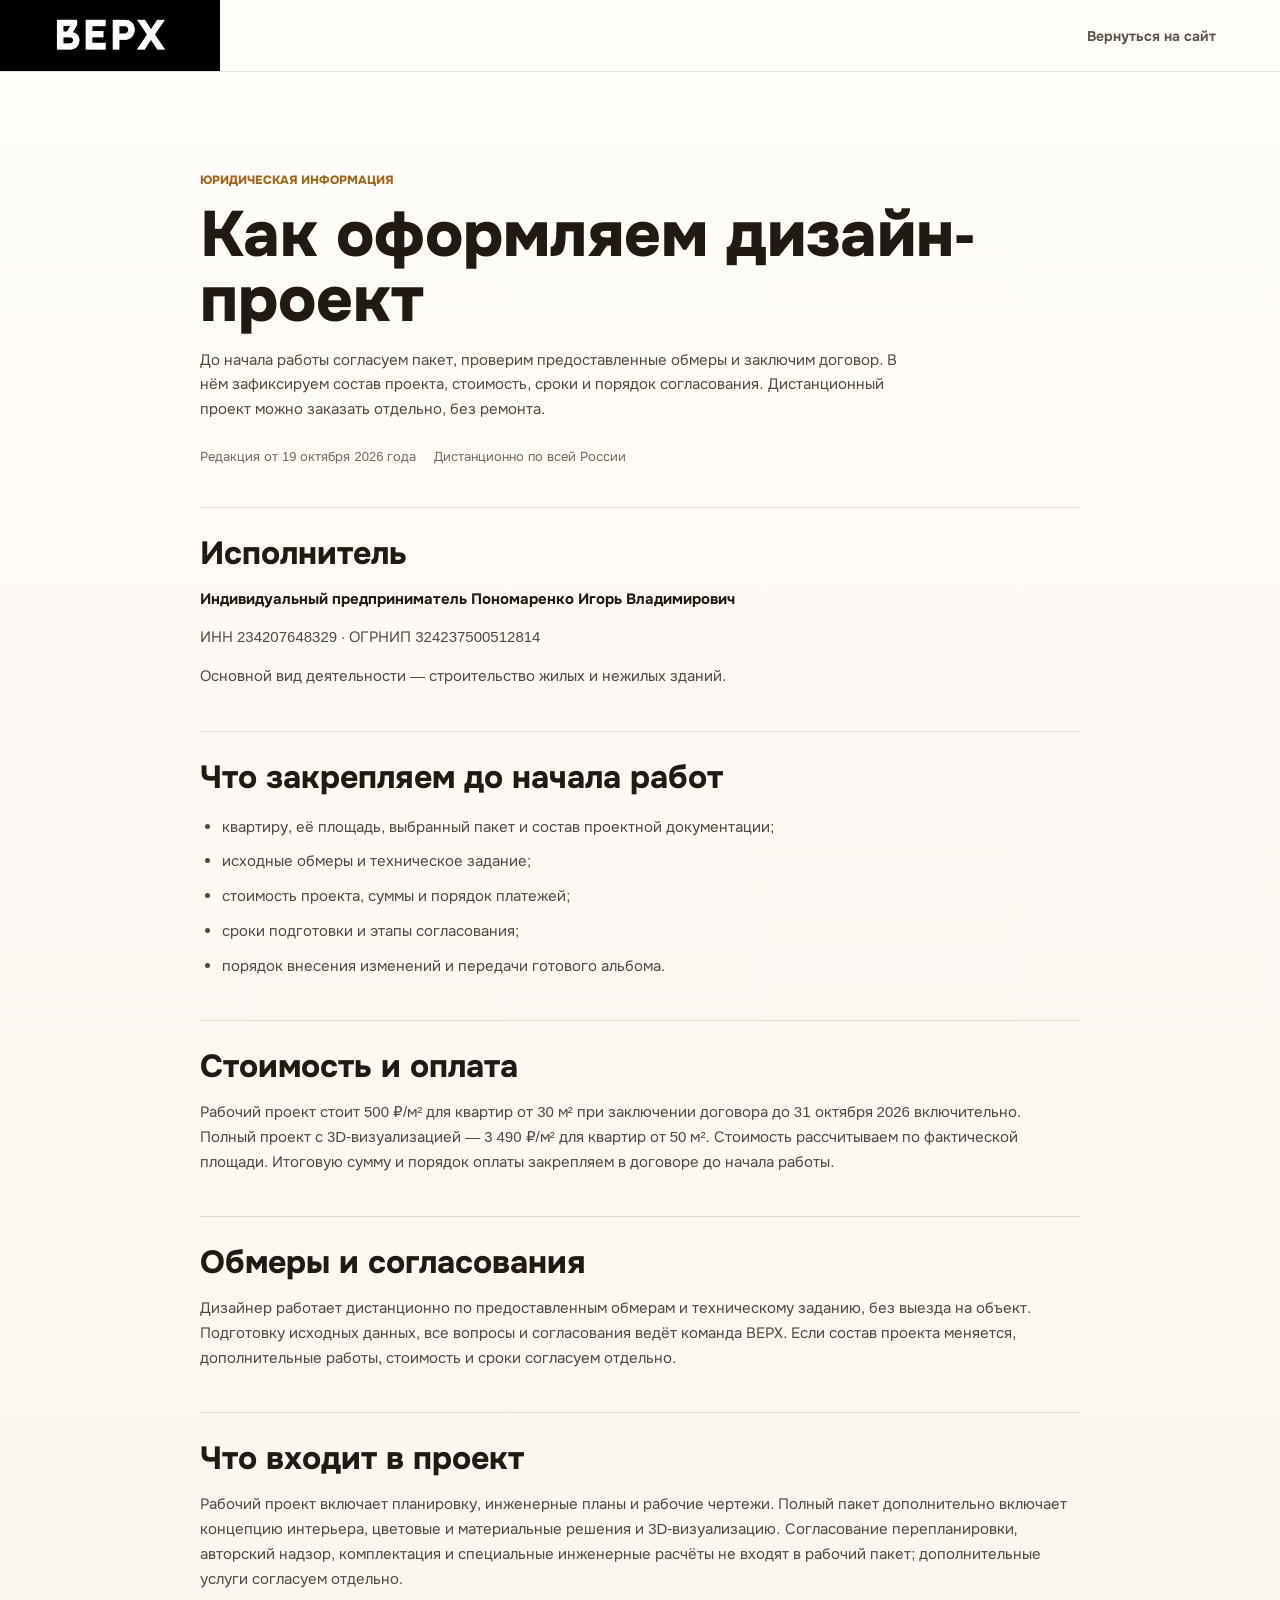
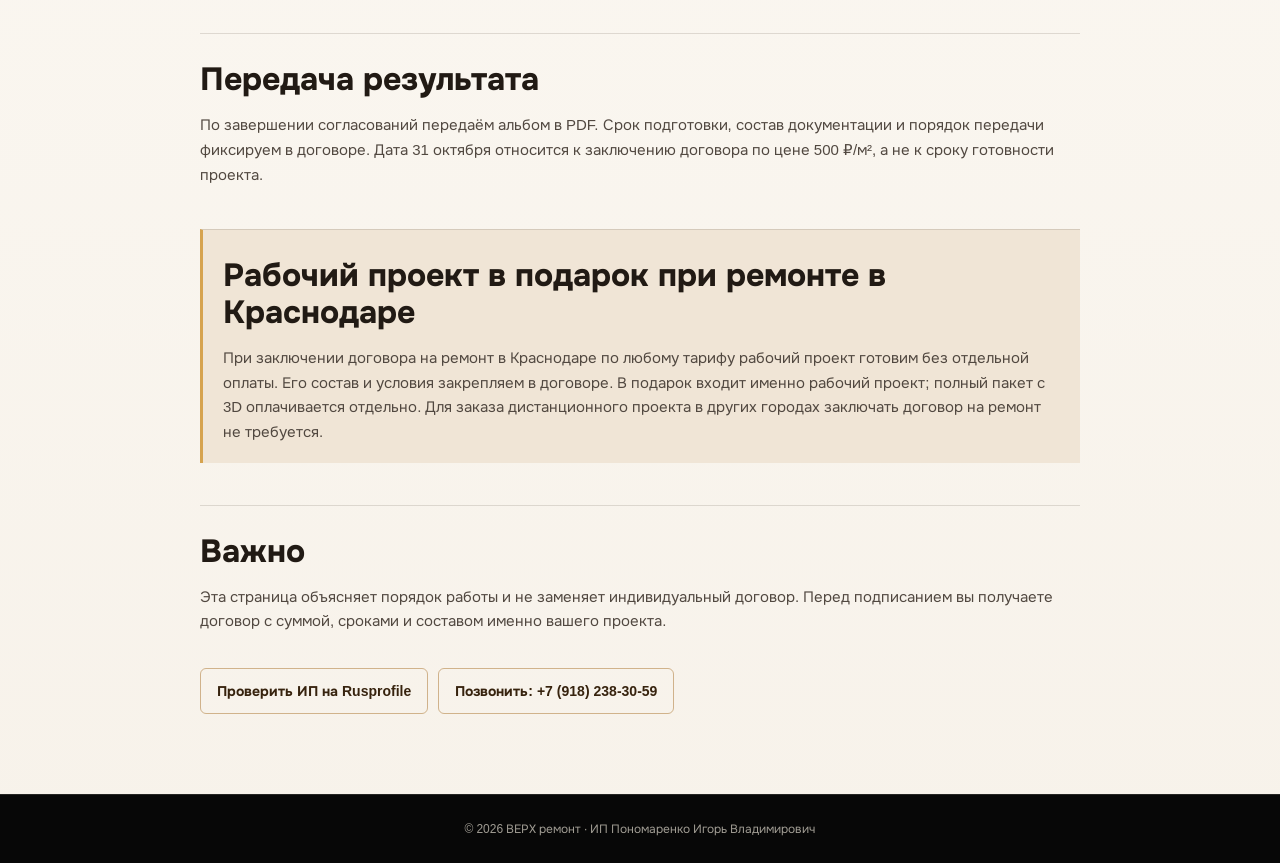
<file: contract.html>
<!doctype html>
<html lang="ru">
  <head>
    <meta charset="utf-8" />
    <meta name="viewport" content="width=device-width, initial-scale=1" />
    <title>Как оформляем дизайн-проект — ВЕРХ</title>
    <meta name="description" content="Договор на дистанционный дизайн-проект квартиры: состав, стоимость, исходные данные и порядок согласования с ВЕРХ." />
    <meta name="robots" content="noindex, follow" />
    <link rel="canonical" href="https://design.verhremont.ru/contract.html" />
    <link rel="icon" type="image/png" sizes="120x120" href="/favicon.png" />
    <link rel="stylesheet" href="legal-pages.css?v=20260729" />
  </head>
  <body>
    <header class="legal-page-header">
      <a class="legal-page-header__brand" href="/" aria-label="ВЕРХ — на главную">
        <img src="assets/brand/verh-wordmark-white-transparent.webp" alt="ВЕРХ" width="3360" height="1060" />
      </a>
      <a class="legal-page-header__back" href="/">Вернуться на сайт</a>
    </header>
    <main class="legal-document">
      <span class="legal-document__eyebrow">Юридическая информация</span>
      <h1>Как оформляем дизайн-проект</h1>
      <p class="legal-document__lead">До начала работы согласуем пакет, проверим предоставленные обмеры и заключим договор. В нём зафиксируем состав проекта, стоимость, сроки и порядок согласования. Дистанционный проект можно заказать отдельно, без ремонта.</p>
      <div class="legal-document__meta">
        <span>Редакция от 19 октября 2026 года</span>
        <span>Дистанционно по всей России</span>
      </div>

      <section>
        <h2>Исполнитель</h2>
        <p><strong>Индивидуальный предприниматель Пономаренко Игорь Владимирович</strong></p>
        <p>ИНН 234207648329 · ОГРНИП 324237500512814</p>
        <p>Основной вид деятельности — строительство жилых и нежилых зданий.</p>
      </section>

      <section>
        <h2>Что закрепляем до начала работ</h2>
        <ul>
          <li>квартиру, её площадь, выбранный пакет и состав проектной документации;</li>
          <li>исходные обмеры и техническое задание;</li>
          <li>стоимость проекта, суммы и порядок платежей;</li>
          <li>сроки подготовки и этапы согласования;</li>
          <li>порядок внесения изменений и передачи готового альбома.</li>
        </ul>
      </section>

      <section>
        <h2>Стоимость и оплата</h2>
        <p>Рабочий проект стоит 500 ₽/м² для квартир от 30 м² при заключении договора до 31 октября 2026 включительно. Полный проект с 3D-визуализацией — 3 490 ₽/м² для квартир от 50 м². Стоимость рассчитываем по фактической площади. Итоговую сумму и порядок оплаты закрепляем в договоре до начала работы.</p>
      </section>

      <section>
        <h2>Обмеры и согласования</h2>
        <p>Дизайнер работает дистанционно по предоставленным обмерам и техническому заданию, без выезда на объект. Подготовку исходных данных, все вопросы и согласования ведёт команда ВЕРХ. Если состав проекта меняется, дополнительные работы, стоимость и сроки согласуем отдельно.</p>
      </section>

      <section>
        <h2>Что входит в проект</h2>
        <p>Рабочий проект включает планировку, инженерные планы и рабочие чертежи. Полный пакет дополнительно включает концепцию интерьера, цветовые и материальные решения и 3D-визуализацию. Согласование перепланировки, авторский надзор, комплектация и специальные инженерные расчёты не входят в рабочий пакет; дополнительные услуги согласуем отдельно.</p>
      </section>

      <section>
        <h2>Передача результата</h2>
        <p>По завершении согласований передаём альбом в PDF. Срок подготовки, состав документации и порядок передачи фиксируем в договоре. Дата 31 октября относится к заключению договора по цене 500 ₽/м², а не к сроку готовности проекта.</p>
      </section>

      <section class="legal-document__notice">
        <h2>Рабочий проект в подарок при ремонте в Краснодаре</h2>
        <p>При заключении договора на ремонт в Краснодаре по любому тарифу рабочий проект готовим без отдельной оплаты. Его состав и условия закрепляем в договоре. В подарок входит именно рабочий проект; полный пакет с 3D оплачивается отдельно. Для заказа дистанционного проекта в других городах заключать договор на ремонт не требуется.</p>
      </section>

      <section>
        <h2>Важно</h2>
        <p>Эта страница объясняет порядок работы и не заменяет индивидуальный договор. Перед подписанием вы получаете договор с суммой, сроками и составом именно вашего проекта.</p>
        <div class="legal-document__actions">
          <a href="https://www.rusprofile.ru/ip/324237500512814" target="_blank" rel="noreferrer noopener">Проверить ИП на Rusprofile</a>
          <a href="tel:+79182383059">Позвонить: +7 (918) 238-30-59</a>
        </div>
      </section>
    </main>
    <footer class="legal-page-footer">© 2026 ВЕРХ ремонт · ИП Пономаренко Игорь Владимирович</footer>
  </body>
</html>
</file>
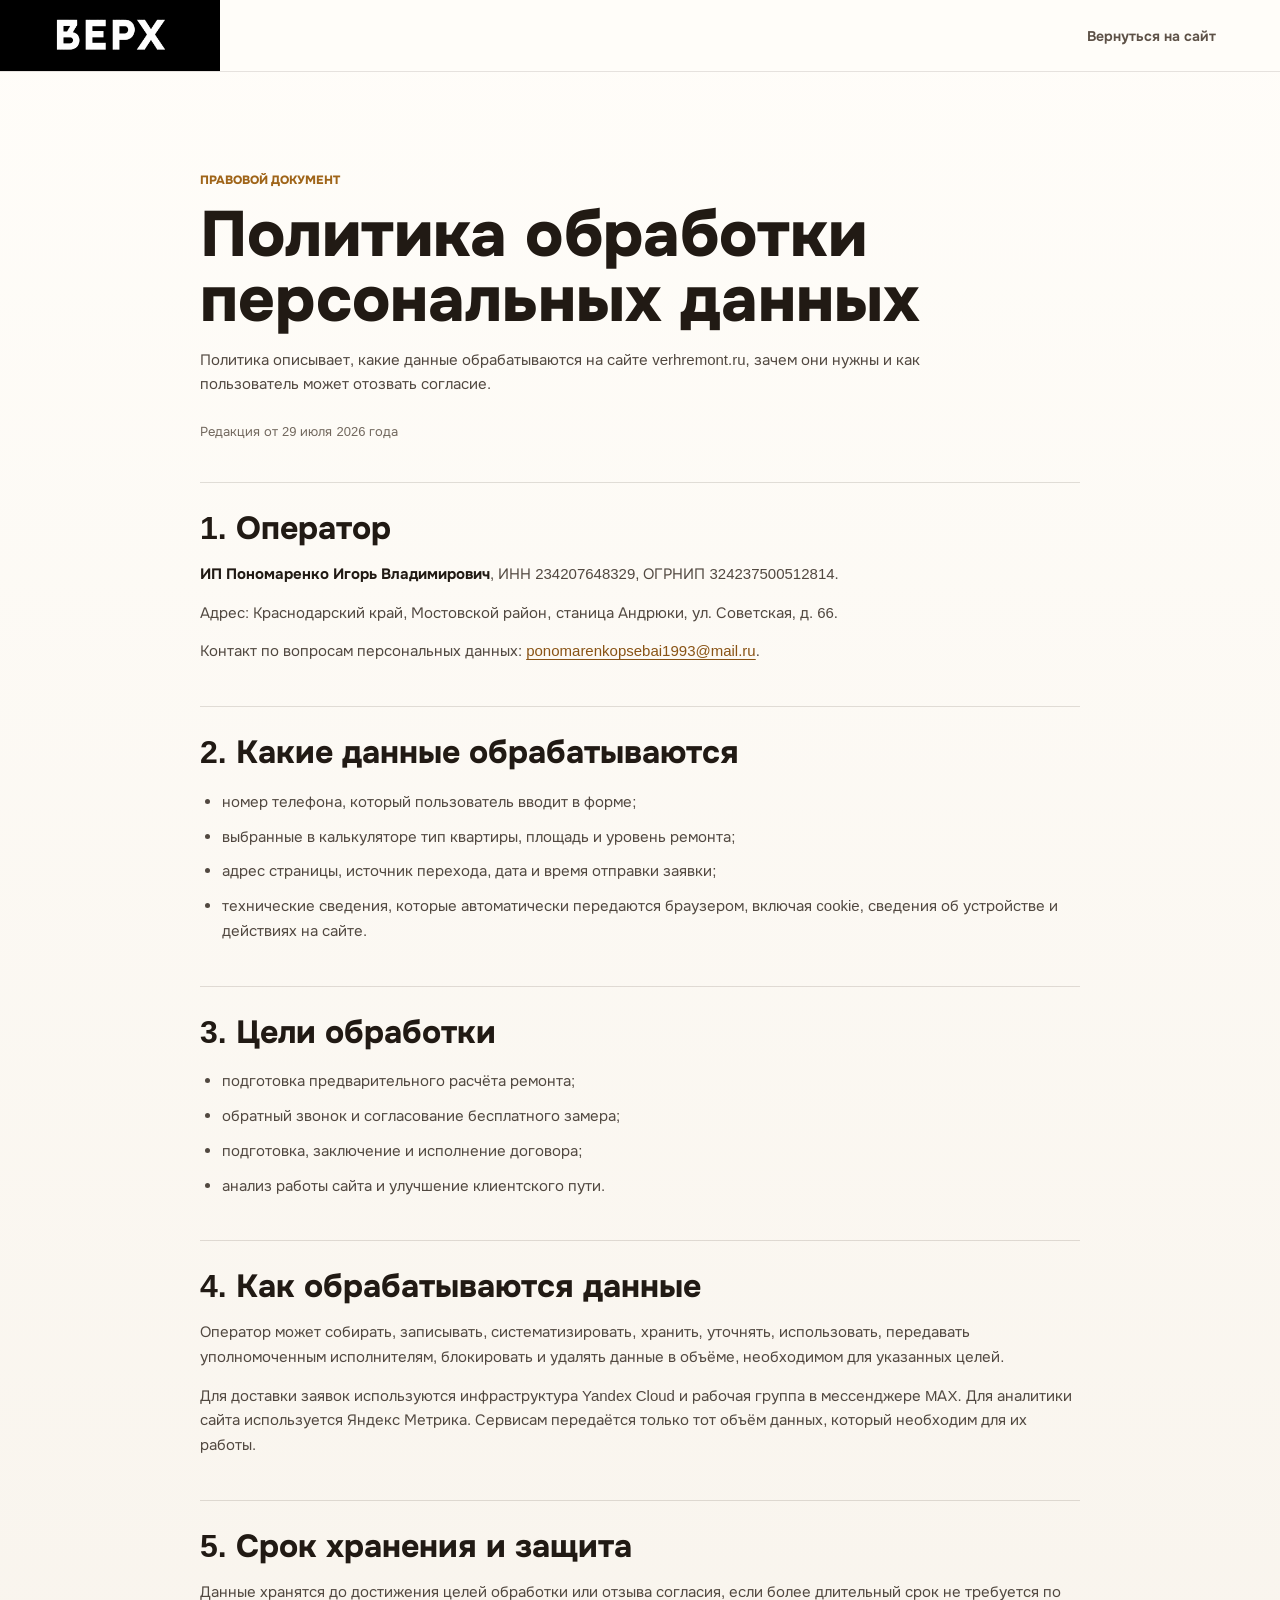
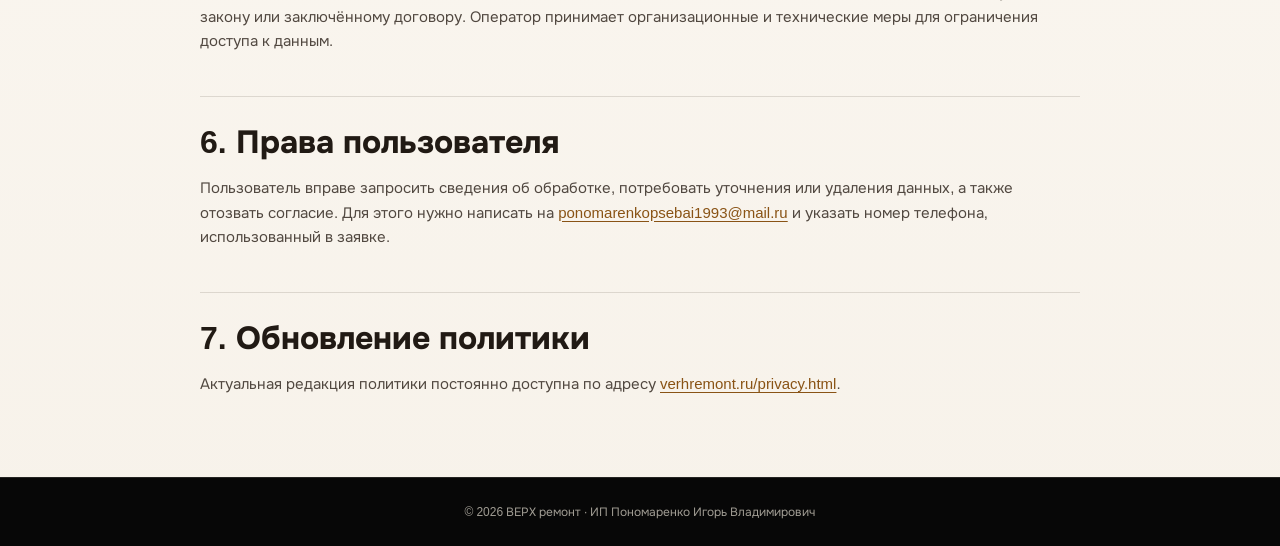
<file: privacy.html>
<!doctype html>
<html lang="ru">
  <head>
    <meta charset="utf-8" />
    <meta name="viewport" content="width=device-width, initial-scale=1" />
    <title>Политика обработки персональных данных — ВЕРХ ремонт</title>
    <meta name="robots" content="noindex, follow" />
    <link rel="canonical" href="https://verhremont.ru/privacy.html" />
    <link rel="icon" type="image/png" sizes="120x120" href="/favicon.png" />
    <link rel="stylesheet" href="legal-pages.css?v=20260729" />
  </head>
  <body>
    <header class="legal-page-header">
      <a class="legal-page-header__brand" href="/" aria-label="ВЕРХ — на главную">
        <img src="assets/brand/verh-wordmark-white-transparent.webp" alt="ВЕРХ" width="3360" height="1060" />
      </a>
      <a class="legal-page-header__back" href="/">Вернуться на сайт</a>
    </header>
    <main class="legal-document">
      <span class="legal-document__eyebrow">Правовой документ</span>
      <h1>Политика обработки персональных данных</h1>
      <p class="legal-document__lead">Политика описывает, какие данные обрабатываются на сайте verhremont.ru, зачем они нужны и как пользователь может отозвать согласие.</p>
      <div class="legal-document__meta"><span>Редакция от 29 июля 2026 года</span></div>

      <section>
        <h2>1. Оператор</h2>
        <p><strong>ИП Пономаренко Игорь Владимирович</strong>, ИНН 234207648329, ОГРНИП 324237500512814.</p>
        <p>Адрес: Краснодарский край, Мостовской район, станица Андрюки, ул. Советская, д. 66.</p>
        <p>Контакт по вопросам персональных данных: <a href="mailto:ponomarenkopsebai1993@mail.ru">ponomarenkopsebai1993@mail.ru</a>.</p>
      </section>

      <section>
        <h2>2. Какие данные обрабатываются</h2>
        <ul>
          <li>номер телефона, который пользователь вводит в форме;</li>
          <li>выбранные в калькуляторе тип квартиры, площадь и уровень ремонта;</li>
          <li>адрес страницы, источник перехода, дата и время отправки заявки;</li>
          <li>технические сведения, которые автоматически передаются браузером, включая cookie, сведения об устройстве и действиях на сайте.</li>
        </ul>
      </section>

      <section>
        <h2>3. Цели обработки</h2>
        <ul>
          <li>подготовка предварительного расчёта ремонта;</li>
          <li>обратный звонок и согласование бесплатного замера;</li>
          <li>подготовка, заключение и исполнение договора;</li>
          <li>анализ работы сайта и улучшение клиентского пути.</li>
        </ul>
      </section>

      <section>
        <h2>4. Как обрабатываются данные</h2>
        <p>Оператор может собирать, записывать, систематизировать, хранить, уточнять, использовать, передавать уполномоченным исполнителям, блокировать и удалять данные в объёме, необходимом для указанных целей.</p>
        <p>Для доставки заявок используются инфраструктура Yandex Cloud и рабочая группа в мессенджере MAX. Для аналитики сайта используется Яндекс Метрика. Сервисам передаётся только тот объём данных, который необходим для их работы.</p>
      </section>

      <section>
        <h2>5. Срок хранения и защита</h2>
        <p>Данные хранятся до достижения целей обработки или отзыва согласия, если более длительный срок не требуется по закону или заключённому договору. Оператор принимает организационные и технические меры для ограничения доступа к данным.</p>
      </section>

      <section>
        <h2>6. Права пользователя</h2>
        <p>Пользователь вправе запросить сведения об обработке, потребовать уточнения или удаления данных, а также отозвать согласие. Для этого нужно написать на <a href="mailto:ponomarenkopsebai1993@mail.ru">ponomarenkopsebai1993@mail.ru</a> и указать номер телефона, использованный в заявке.</p>
      </section>

      <section>
        <h2>7. Обновление политики</h2>
        <p>Актуальная редакция политики постоянно доступна по адресу <a href="https://verhremont.ru/privacy.html">verhremont.ru/privacy.html</a>.</p>
      </section>
    </main>
    <footer class="legal-page-footer">© 2026 ВЕРХ ремонт · ИП Пономаренко Игорь Владимирович</footer>
  </body>
</html>
</file>
<file: styles.css>
@font-face {
  font-family: "Onest";
  src: url("/assets/fonts/onest-cyrillic.woff2") format("woff2");
  font-style: normal;
  font-weight: 100 900;
  font-display: swap;
}

:root {
  --ink: #080807;
  --ink-soft: #151411;
  --cream: #f4efe5;
  --cream-strong: #fffaf0;
  --muted: #a69e90;
  --line-dark: rgba(255, 250, 240, 0.14);
  --line-light: rgba(8, 8, 7, 0.14);
  --gold: #dfaa4b;
  --gold-light: #f0c66f;
  --gold-dark: #8a6121;
  --success: #4f815b;
  --danger: #bb4d43;
  --shell: 1240px;
  --header-height: 72px;
  color-scheme: dark;
  font-family: "Onest", Arial, sans-serif;
  font-synthesis: none;
  text-rendering: optimizeLegibility;
}

*,
*::before,
*::after {
  box-sizing: border-box;
}

html {
  scroll-behavior: smooth;
  scroll-padding-top: calc(var(--header-height) + 16px);
}

body {
  margin: 0;
  min-width: 320px;
  overflow-x: hidden;
  background: var(--ink);
  color: var(--cream);
  font-size: 16px;
  line-height: 1.5;
}

body.form-lock {
  overflow: hidden;
}

img {
  display: block;
  max-width: 100%;
}

a {
  color: inherit;
  text-decoration: none;
}

button,
input,
select {
  font: inherit;
}

button,
select {
  cursor: pointer;
}

button:focus-visible,
a:focus-visible,
input:focus-visible,
select:focus-visible,
[tabindex]:focus-visible {
  outline: 3px solid var(--gold-light);
  outline-offset: 3px;
}

h1,
h2,
h3,
p {
  margin-top: 0;
}

h1,
h2,
h3 {
  letter-spacing: 0;
  line-height: 1.02;
}

.metrika-pixel {
  position: absolute;
  left: -9999px;
}

.preview-header {
  position: sticky;
  top: 0;
  z-index: 50;
  display: grid;
  grid-template-columns: auto 1fr auto;
  align-items: center;
  min-height: var(--header-height);
  padding: 10px max(20px, calc((100vw - var(--shell)) / 2));
  border-bottom: 1px solid var(--line-dark);
  background: rgba(8, 8, 7, 0.94);
  backdrop-filter: blur(16px);
}

.preview-brand {
  display: flex;
  align-items: center;
  width: 108px;
  height: 44px;
  overflow: hidden;
}

.preview-brand img {
  width: 100%;
  height: 34px;
  object-fit: contain;
}

.preview-nav {
  display: flex;
  justify-content: center;
  gap: 28px;
  color: rgba(244, 239, 229, 0.72);
  font-size: 14px;
  font-weight: 600;
}

.preview-nav a {
  min-height: 44px;
  display: inline-flex;
  align-items: center;
}

.preview-nav a:hover {
  color: var(--cream-strong);
}

.button {
  display: inline-flex;
  min-height: 48px;
  align-items: center;
  justify-content: center;
  gap: 10px;
  padding: 12px 20px;
  border: 1px solid transparent;
  border-radius: 6px;
  font-weight: 650;
  letter-spacing: 0;
  text-align: center;
  transition: background-color 180ms ease, color 180ms ease, border-color 180ms ease, transform 180ms ease;
}

.button:hover {
  transform: translateY(-1px);
}

.button svg {
  width: 20px;
  height: 20px;
  fill: none;
  stroke: currentColor;
  stroke-width: 1.9;
  stroke-linecap: round;
  stroke-linejoin: round;
}

.button--gold {
  background: var(--gold);
  color: #171106;
}

.button--gold:hover {
  background: var(--gold-light);
}

.button--outline {
  border-color: rgba(223, 170, 75, 0.58);
  color: var(--cream);
  background: transparent;
}

.button--outline:hover,
.button--ghost:hover {
  border-color: var(--gold-light);
  background: rgba(223, 170, 75, 0.1);
}

.button--ghost {
  border-color: var(--line-dark);
  color: var(--cream);
  background: rgba(8, 8, 7, 0.38);
}

.button--compact {
  min-width: 92px;
  border-color: var(--line-dark);
  background: #23211c;
  color: var(--cream);
}

.section-shell {
  width: min(var(--shell), calc(100% - 40px));
  margin-inline: auto;
}

.section-dark {
  background: var(--ink);
  color: var(--cream);
}

.section-light {
  background: var(--cream);
  color: var(--ink);
}

.section-label {
  display: inline-block;
  margin-bottom: 16px;
  color: var(--gold-dark);
  font-size: 12px;
  font-weight: 800;
  line-height: 1.2;
  text-transform: uppercase;
}

.section-dark .section-label,
.service-hero .section-label,
.hub-hero .section-label {
  color: var(--gold-light);
}

.section-heading {
  max-width: 760px;
  margin-bottom: 40px;
}

.section-heading h2,
.fit-section h2,
.hub-note h2,
.lead-copy h2 {
  max-width: 760px;
  margin-bottom: 18px;
  font-size: 44px;
  font-weight: 760;
}

.section-heading p,
.fit-copy p,
.lead-copy p,
.hub-note p {
  max-width: 680px;
  margin-bottom: 0;
  color: #5a554d;
  font-size: 18px;
}

.section-heading--dark p,
.fit-copy p,
.hub-note p {
  color: rgba(244, 239, 229, 0.72);
}

.service-hero,
.hub-hero {
  position: relative;
  display: grid;
  grid-template-columns: minmax(0, 1.02fr) minmax(440px, 0.98fr);
  min-height: calc(100svh - var(--header-height));
  max-height: 880px;
  overflow: hidden;
  background: var(--ink);
}

.service-hero__media,
.hub-hero__media {
  position: relative;
  min-height: 640px;
  overflow: hidden;
}

.service-hero__media::after,
.hub-hero__media::after {
  position: absolute;
  inset: 0;
  content: "";
  background: linear-gradient(90deg, transparent 56%, rgba(8, 8, 7, 0.94) 100%), linear-gradient(0deg, rgba(8, 8, 7, 0.52), transparent 45%);
}

.service-hero__media > img:not(.media-watermark),
.hub-hero__media > img:not(.media-watermark) {
  width: 100%;
  height: 100%;
  object-fit: cover;
  object-position: var(--hero-position, center center);
}

.media-watermark {
  position: absolute;
  right: 24px;
  bottom: 20px;
  z-index: 2;
  width: 76px;
  height: auto;
  object-fit: contain;
  opacity: 0.9;
  filter: drop-shadow(0 2px 8px rgba(0, 0, 0, 0.72));
  pointer-events: none;
  user-select: none;
}

.service-hero__content,
.hub-hero__content {
  position: relative;
  z-index: 2;
  display: flex;
  min-width: 0;
  flex-direction: column;
  justify-content: center;
  padding: 64px max(32px, calc((100vw - var(--shell)) / 2)) 64px 48px;
}

.service-hero__content > *,
.hub-hero__content > * {
  min-width: 0;
  max-width: 100%;
}

.breadcrumb {
  display: flex;
  flex-wrap: wrap;
  gap: 6px;
  align-self: flex-start;
  margin-bottom: 24px;
  color: rgba(244, 239, 229, 0.64);
  font-size: 14px;
}

.breadcrumb a:hover {
  color: var(--cream-strong);
}

.breadcrumb span[aria-current="page"] {
  color: rgba(244, 239, 229, 0.86);
}

.service-hero h1,
.hub-hero h1 {
  max-width: 700px;
  margin-bottom: 20px;
  font-size: 58px;
  font-weight: 780;
}

.service-hero__content > p,
.hub-hero__content > p {
  max-width: 620px;
  margin-bottom: 26px;
  color: rgba(244, 239, 229, 0.74);
  font-size: 19px;
}

.service-price {
  display: grid;
  grid-template-columns: auto 1fr;
  align-items: baseline;
  max-width: 610px;
  margin-bottom: 26px;
  padding: 16px 0;
  border-top: 1px solid var(--line-dark);
  border-bottom: 1px solid var(--line-dark);
}

.service-price > span {
  grid-column: 1 / -1;
  margin-bottom: 3px;
  color: var(--gold-light);
  font-size: 12px;
  font-weight: 800;
  text-transform: uppercase;
}

.service-price strong {
  color: var(--cream-strong);
  font-size: 36px;
  line-height: 1.15;
}

.service-price small {
  justify-self: end;
  color: rgba(244, 239, 229, 0.58);
  font-size: 13px;
}

.service-hero__actions {
  display: flex;
  gap: 12px;
  margin-bottom: 30px;
}

.hero-trust {
  display: grid;
  grid-template-columns: repeat(3, minmax(0, 1fr));
  width: 100%;
  max-width: 660px;
  margin: 0;
  padding: 0;
  list-style: none;
}

.hero-trust li {
  display: flex;
  min-height: 64px;
  flex-direction: column;
  justify-content: center;
  padding: 0 16px;
  border-left: 1px solid var(--line-dark);
}

.hero-trust li:first-child {
  padding-left: 0;
  border-left: 0;
}

.hero-trust strong {
  font-size: 14px;
}

.hero-trust span {
  color: rgba(244, 239, 229, 0.55);
  font-size: 12px;
}

.fit-section {
  padding: 76px 0;
  border-top: 1px solid var(--line-dark);
  border-bottom: 1px solid var(--line-dark);
}

.fit-section__grid,
.price-section__grid,
.lead-section__grid,
.hub-note__grid {
  display: grid;
  grid-template-columns: minmax(0, 0.78fr) minmax(0, 1.22fr);
  gap: 80px;
  align-items: start;
}

.fit-copy__limit {
  margin-top: 24px;
  padding: 18px 20px;
  border-left: 3px solid var(--gold);
  background: rgba(255, 255, 255, 0.04);
  color: var(--cream) !important;
  font-size: 15px !important;
}

#scope,
.price-section,
.examples-section,
.process-section,
.lead-section,
.hub-services,
.hub-note {
  padding: 96px 0;
}

.deliverables-grid {
  display: grid;
  grid-template-columns: repeat(4, minmax(0, 1fr));
  gap: 14px;
}

.deliverable {
  min-height: 250px;
  padding: 24px;
  border: 1px solid var(--line-light);
  border-radius: 6px;
  background: rgba(255, 255, 255, 0.3);
}

.deliverable > span {
  display: block;
  margin-bottom: 56px;
  color: var(--gold-dark);
  font-size: 13px;
  font-weight: 800;
}

.deliverable h3 {
  margin-bottom: 12px;
  font-size: 21px;
}

.deliverable p {
  margin-bottom: 0;
  color: #625c53;
  font-size: 14px;
}

.price-section {
  border-top: 1px solid var(--line-dark);
  border-bottom: 1px solid var(--line-dark);
}

.price-table-wrap {
  overflow: hidden;
  border: 1px solid var(--line-dark);
  border-radius: 6px;
}

.price-table {
  width: 100%;
  border-collapse: collapse;
}

.price-table th,
.price-table td {
  padding: 18px 20px;
  border-bottom: 1px solid var(--line-dark);
  text-align: left;
  vertical-align: top;
}

.price-table thead th {
  color: rgba(244, 239, 229, 0.48);
  font-size: 11px;
  text-transform: uppercase;
}

.price-table tbody th {
  color: var(--cream);
  font-size: 15px;
}

.price-table tbody td {
  color: rgba(244, 239, 229, 0.7);
  font-size: 14px;
}

.price-table tbody td:last-child {
  color: var(--gold-light);
  font-weight: 750;
  white-space: nowrap;
}

.price-disclaimer {
  margin: 0;
  padding: 18px 20px;
  color: rgba(244, 239, 229, 0.52);
  font-size: 12px;
}

.service-gallery {
  display: grid;
  grid-template-columns: repeat(3, minmax(0, 1fr));
  gap: 14px;
}

.service-gallery__item {
  position: relative;
  display: grid;
  grid-template-rows: 320px minmax(94px, auto);
  min-width: 0;
  margin: 0;
  overflow: hidden;
  border: 1px solid var(--line-light);
  border-radius: 6px;
  background: #e7dfd2;
}

.service-gallery__media {
  position: relative;
  min-height: 0;
  overflow: hidden;
  background: #d8d0c4;
}

.service-gallery__media > img:not(.media-watermark) {
  width: 100%;
  height: 100%;
  object-fit: cover;
}

.service-gallery__media .media-watermark {
  right: 14px;
  bottom: 14px;
  width: 62px;
}

.service-gallery__item figcaption {
  display: flex;
  min-height: 94px;
  flex-direction: column;
  padding: 16px;
}

.service-gallery__item strong {
  margin-bottom: 4px;
  font-size: 16px;
}

.service-gallery__item span {
  color: #625c53;
  font-size: 13px;
}

.process-section {
  border-bottom: 1px solid var(--line-dark);
}

.process-list {
  display: grid;
  grid-template-columns: repeat(4, minmax(0, 1fr));
  gap: 0;
  margin: 0;
  padding: 0;
  list-style: none;
}

.process-list li {
  min-height: 220px;
  padding: 24px;
  border-top: 1px solid var(--line-dark);
  border-left: 1px solid var(--line-dark);
}

.process-list li:first-child {
  border-left: 0;
}

.process-list li > span {
  display: block;
  margin-bottom: 52px;
  color: var(--gold-light);
  font-size: 13px;
  font-weight: 800;
}

.process-list strong {
  display: block;
  margin-bottom: 10px;
  font-size: 19px;
}

.process-list p {
  margin: 0;
  color: rgba(244, 239, 229, 0.58);
  font-size: 14px;
}

.lead-copy > strong {
  display: inline-flex;
  margin-top: 28px;
  padding: 10px 12px;
  border: 1px solid rgba(138, 97, 33, 0.28);
  border-radius: 4px;
  color: var(--gold-dark);
  font-size: 14px;
}

.service-form {
  display: grid;
  gap: 18px;
  padding: 28px;
  border: 1px solid var(--line-light);
  border-radius: 8px;
  background: var(--cream-strong);
  box-shadow: 0 18px 48px rgba(8, 8, 7, 0.08);
}

.service-form > label:not(.consent-row):not(.honeypot) {
  display: grid;
  gap: 8px;
  color: #4e493f;
  font-size: 13px;
  font-weight: 700;
}

.service-form input,
.service-form select {
  font-size: 16px;
  width: 100%;
  min-height: 52px;
  padding: 0 14px;
  border: 1px solid #c4b9a8;
  border-radius: 5px;
  background: white;
  color: var(--ink);
}

.service-form input[aria-invalid="true"],
.service-form select[aria-invalid="true"] {
  border-color: var(--danger);
}

.consent-row {
  display: grid;
  grid-template-columns: 24px 1fr;
  gap: 10px;
  align-items: start;
  color: #625c53;
  font-size: 12px;
}

.consent-row input {
  width: 22px;
  min-height: 22px;
  margin: 0;
  accent-color: var(--gold-dark);
}

.consent-row a {
  text-decoration: underline;
  text-underline-offset: 2px;
}

.honeypot {
  position: absolute;
  left: -9999px;
}

.form-status {
  min-height: 22px;
  margin: -6px 0 0;
  color: #625c53;
  font-size: 13px;
}

.form-status[data-state="success"] {
  color: var(--success);
}

.form-status[data-state="error"] {
  color: var(--danger);
}

.service-form__submit[disabled] {
  cursor: wait;
  opacity: 0.7;
}

.preview-footer {
  border-top: 1px solid var(--line-dark);
  background: var(--ink);
  color: rgba(244, 239, 229, 0.62);
  font-size: 13px;
}

.preview-footer__inner {
  display: grid;
  grid-template-columns: minmax(0, 1.05fr) minmax(0, 1fr) minmax(0, 0.95fr);
  gap: 56px;
  width: min(var(--shell), calc(100% - 40px));
  margin-inline: auto;
  padding: 64px 0 48px;
}

.preview-footer__brand {
  display: flex;
  flex-direction: column;
  align-items: flex-start;
}

.preview-footer__brand > a {
  display: flex;
  width: 132px;
  min-height: 44px;
  align-items: center;
  margin-bottom: 24px;
}

.preview-footer__brand img {
  width: 132px;
  height: auto;
}

.preview-footer__brand strong {
  margin-bottom: 8px;
  color: var(--cream-strong);
  font-size: 18px;
}

.preview-footer__brand p {
  max-width: 330px;
  margin: 0;
  color: rgba(244, 239, 229, 0.58);
  font-size: 14px;
}

.preview-footer__facts {
  display: grid;
  align-content: start;
}

.preview-footer__facts > div {
  display: grid;
  grid-template-columns: 92px 1fr;
  gap: 14px;
  padding: 12px 0;
  border-bottom: 1px solid var(--line-dark);
}

.preview-footer__facts span {
  color: rgba(244, 239, 229, 0.42);
  font-size: 11px;
  text-transform: uppercase;
}

.preview-footer__facts strong {
  color: rgba(244, 239, 229, 0.82);
  font-size: 13px;
  font-weight: 600;
}

.preview-footer__assurances {
  display: grid;
  gap: 14px;
  align-content: start;
  margin: 0;
  padding: 0;
  list-style: none;
}

.preview-footer__assurances li {
  position: relative;
  padding-left: 22px;
  color: rgba(244, 239, 229, 0.72);
  font-size: 14px;
}

.preview-footer__assurances li::before {
  position: absolute;
  top: 7px;
  left: 0;
  width: 8px;
  height: 8px;
  border-radius: 50%;
  background: var(--gold);
  content: "";
}

.preview-footer__bottom {
  display: flex;
  min-height: 72px;
  align-items: center;
  justify-content: space-between;
  gap: 24px;
  padding: 12px max(20px, calc((100vw - var(--shell)) / 2));
  border-top: 1px solid var(--line-dark);
  color: rgba(244, 239, 229, 0.42);
}

.preview-footer__bottom nav {
  display: flex;
  flex-wrap: wrap;
  gap: 18px;
}

.preview-footer__bottom nav a {
  min-height: 44px;
  display: inline-flex;
  align-items: center;
}

.preview-footer__bottom nav a:hover {
  color: var(--cream);
}

.mobile-actions {
  display: none;
}

/* Hub */
.hub-hero {
  grid-template-columns: minmax(420px, 0.86fr) minmax(0, 1.14fr);
}

.hub-hero__media::after {
  background: linear-gradient(90deg, transparent 48%, var(--ink) 100%), linear-gradient(0deg, rgba(8, 8, 7, 0.54), transparent 46%);
}

.hub-hero__content .button {
  align-self: flex-start;
  margin-bottom: 34px;
}

.service-card-grid {
  display: grid;
  grid-template-columns: repeat(3, minmax(0, 1fr));
  gap: 18px;
}

.service-card {
  display: flex;
  min-width: 0;
  flex-direction: column;
  overflow: hidden;
  border: 1px solid var(--line-light);
  border-radius: 7px;
  background: var(--cream-strong);
}

.service-card__media {
  position: relative;
  display: block;
  overflow: hidden;
  aspect-ratio: 4 / 3;
  background: #cfc5b7;
}

.service-card__media::after {
  position: absolute;
  inset: auto 0 0;
  height: 45%;
  content: "";
  background: linear-gradient(transparent, rgba(8, 8, 7, 0.58));
}

.service-card__media > img:not(.media-watermark) {
  width: 100%;
  height: 100%;
  object-fit: cover;
  object-position: var(--hero-position, center center);
  transition: transform 420ms ease;
}

.service-card:hover .service-card__media > img:not(.media-watermark) {
  transform: scale(1.025);
}

.service-card__media .media-watermark {
  right: 16px;
  bottom: 14px;
  width: 68px;
}

.service-card__body {
  display: flex;
  min-height: 265px;
  flex: 1;
  flex-direction: column;
  align-items: flex-start;
  padding: 22px;
}

.service-card__body > p {
  margin-bottom: 18px;
  color: var(--gold-dark);
  font-size: 12px;
  font-weight: 750;
}

.service-card h2 {
  margin-bottom: 16px;
  font-size: 24px;
}

.service-card__body > strong {
  font-size: 24px;
}

.service-card__body > span {
  margin-bottom: 24px;
  color: #625c53;
  font-size: 12px;
}

.service-card__link {
  display: inline-flex;
  min-height: 44px;
  align-items: center;
  margin-top: auto;
  border-bottom: 1px solid var(--gold-dark);
  color: var(--gold-dark);
  font-size: 14px;
  font-weight: 750;
}

.hub-note__grid {
  align-items: center;
}

.hub-note .button {
  margin-top: 26px;
}

@media (max-width: 1040px) {
  .service-hero,
  .hub-hero {
    grid-template-columns: 0.85fr 1.15fr;
  }

  .service-hero__content,
  .hub-hero__content {
    padding-left: 32px;
  }

  .service-hero h1,
  .hub-hero h1 {
    font-size: 46px;
  }

  .deliverables-grid,
  .process-list {
    grid-template-columns: repeat(2, minmax(0, 1fr));
  }

  .process-list li:nth-child(3) {
    border-left: 0;
  }

  .service-card-grid {
    grid-template-columns: repeat(2, minmax(0, 1fr));
  }
}

@media (max-width: 760px) {
  :root {
    --header-height: 62px;
  }

  .preview-header {
    grid-template-columns: 1fr auto;
    min-height: var(--header-height);
    padding: 8px 16px;
  }

  .preview-brand {
    width: 94px;
  }

  .preview-nav,
  .header-lead {
    display: none;
  }

  .section-shell {
    width: min(100% - 28px, var(--shell));
  }

  .service-hero,
  .hub-hero {
    display: flex;
    min-height: auto;
    max-height: none;
    flex-direction: column;
  }

  .service-hero__media,
  .hub-hero__media {
    min-height: 0;
    aspect-ratio: 16 / 10;
  }

  .service-hero__media > img:not(.media-watermark),
  .service-card__media > img:not(.media-watermark) {
    object-position: var(--hero-mobile-position, var(--hero-position, center center));
  }

  .service-hero__media::after,
  .hub-hero__media::after {
    background: linear-gradient(0deg, var(--ink) 0%, rgba(8, 8, 7, 0.12) 48%, rgba(8, 8, 7, 0.08) 100%);
  }

  .service-hero__media .media-watermark {
    right: 14px;
    bottom: 16px;
    width: 64px;
  }

  .service-hero__content,
  .hub-hero__content {
    width: 100%;
    flex: 1;
    justify-content: flex-start;
    padding: 4px 16px 34px;
  }

  .breadcrumb {
    margin-bottom: 14px;
  }

  .service-hero h1,
  .hub-hero h1 {
    margin-bottom: 14px;
    overflow-wrap: anywhere;
    font-size: 32px;
  }

  .service-hero__content > p,
  .hub-hero__content > p {
    margin-bottom: 18px;
    font-size: 16px;
  }

  .service-price {
    margin-bottom: 18px;
    padding: 12px 0;
  }

  .service-price strong {
    font-size: 28px;
  }

  .service-price small {
    max-width: 130px;
    text-align: right;
  }

  .service-hero__actions {
    display: grid;
    grid-template-columns: minmax(0, 1fr) 52px;
    margin-bottom: 22px;
  }

  .service-hero__actions .button {
    min-width: 0;
  }

  .service-hero__actions .button--ghost {
    width: 52px;
    padding: 0;
  }

  .service-hero__actions .button--ghost span {
    display: none;
  }

  .hero-trust {
    grid-template-columns: repeat(3, minmax(0, 1fr));
  }

  .hero-trust li {
    min-width: 0;
    min-height: 54px;
    padding: 0 6px;
    overflow-wrap: anywhere;
  }

  .hero-trust strong {
    font-size: 12px;
  }

  .hero-trust span {
    font-size: 10px;
  }

  .fit-section,
  #scope,
  .price-section,
  .examples-section,
  .process-section,
  .lead-section,
  .hub-services,
  .hub-note {
    padding: 64px 0;
  }

  .fit-section__grid,
  .price-section__grid,
  .lead-section__grid,
  .hub-note__grid {
    grid-template-columns: 1fr;
    gap: 30px;
  }

  .section-heading {
    margin-bottom: 28px;
  }

  .section-heading h2,
  .fit-section h2,
  .hub-note h2,
  .lead-copy h2 {
    font-size: 32px;
  }

  .section-heading p,
  .fit-copy p,
  .lead-copy p,
  .hub-note p {
    font-size: 16px;
  }

  .deliverables-grid {
    grid-template-columns: 1fr;
    gap: 10px;
  }

  .deliverable {
    display: grid;
    grid-template-columns: 38px 1fr;
    min-height: 0;
    padding: 18px;
  }

  .deliverable > span {
    grid-row: 1 / 3;
    margin: 2px 0 0;
  }

  .deliverable h3 {
    margin-bottom: 7px;
    font-size: 18px;
  }

  .price-table th,
  .price-table td {
    padding: 14px 10px;
  }

  .price-table thead th:nth-child(2),
  .price-table tbody td:nth-child(2) {
    display: none;
  }

  .service-gallery {
    display: flex;
    width: calc(100% + 14px);
    gap: 10px;
    overflow-x: auto;
    overscroll-behavior-inline: contain;
    scroll-padding-inline: 0 14px;
    scroll-snap-type: x mandatory;
    scrollbar-width: none;
    touch-action: pan-x pan-y;
  }

  .service-gallery::-webkit-scrollbar {
    display: none;
  }

  .service-gallery__item {
    grid-template-rows: 260px minmax(100px, auto);
    flex: 0 0 86%;
    scroll-snap-align: start;
  }

  .process-list {
    grid-template-columns: 1fr;
  }

  .process-list li,
  .process-list li:nth-child(3) {
    display: grid;
    grid-template-columns: 42px 1fr;
    min-height: 0;
    padding: 20px 0;
    border-left: 0;
  }

  .process-list li > span {
    grid-row: 1 / 3;
    margin: 3px 0 0;
  }

  .process-list strong {
    font-size: 17px;
  }

  .service-form {
    padding: 18px;
  }

  .preview-footer {
    padding-bottom: 82px;
  }

  .preview-footer__inner {
    grid-template-columns: 1fr;
    gap: 34px;
    width: calc(100% - 32px);
    padding: 46px 0 34px;
  }

  .preview-footer__facts > div {
    grid-template-columns: 84px 1fr;
  }

  .preview-footer__bottom {
    display: grid;
    min-height: 0;
    gap: 12px;
    padding: 22px 16px;
  }

  .preview-footer__bottom nav {
    display: grid;
    gap: 0;
  }

  .preview-footer__bottom nav a {
    min-height: 40px;
  }

  .mobile-actions {
    position: fixed;
    right: 0;
    bottom: 0;
    left: 0;
    z-index: 45;
    display: grid;
    grid-template-columns: minmax(0, 1fr) 52px;
    gap: 8px;
    padding: 10px 12px calc(10px + env(safe-area-inset-bottom));
    border-top: 1px solid var(--line-dark);
    background: rgba(8, 8, 7, 0.94);
    backdrop-filter: blur(16px);
    transition: opacity 160ms ease, transform 160ms ease;
  }

  .mobile-actions[hidden] {
    display: grid;
    pointer-events: none;
    opacity: 0;
    transform: translateY(110%);
  }

  .mobile-actions .button {
    min-width: 0;
  }

  .mobile-actions .button--compact {
    width: 52px;
    padding: 0;
  }

  .mobile-actions .button--compact span {
    display: none;
  }

  .hub-hero__content {
    padding-top: 8px;
  }

  .hub-hero__content .button {
    width: 100%;
    margin-bottom: 22px;
  }

  .service-card-grid {
    grid-template-columns: 1fr;
    gap: 12px;
  }

  .service-card__body {
    min-height: 240px;
  }
}

@media (max-width: 380px) {
  .service-hero h1,
  .hub-hero h1 {
    font-size: 30px;
  }

  .service-price {
    grid-template-columns: 1fr;
  }

  .service-price small {
    justify-self: start;
    max-width: none;
    margin-top: 3px;
    text-align: left;
  }

  .service-hero__actions {
    grid-template-columns: 1fr;
  }

  .hero-trust li {
    padding: 0 5px;
  }
}

@media (prefers-reduced-motion: reduce) {
  html {
    scroll-behavior: auto;
  }

  *,
  *::before,
  *::after {
    scroll-behavior: auto !important;
    transition-duration: 0.01ms !important;
  }
}
</file>
<file: specialty.css>
.specialty-page .service-hero {
  grid-template-rows: minmax(0, 1fr);
  min-height: min(820px, calc(100svh - var(--header-height)));
}

.specialty-page .service-hero__media::after {
  background: linear-gradient(90deg, rgba(8, 8, 7, 0.02) 44%, rgba(8, 8, 7, 0.96) 100%), linear-gradient(0deg, rgba(8, 8, 7, 0.58), transparent 50%);
}

.hero-offer {
  max-width: 610px;
  margin: -8px 0 24px;
  padding: 14px 16px;
  border-left: 3px solid var(--gold);
  background: rgba(223, 170, 75, 0.1);
  color: var(--cream-strong);
  font-size: 14px;
}

.hero-offer strong {
  color: var(--gold-light);
}

.packages-section,
.checks-section,
.visual-proof,
.faq-section,
.repair-bridge {
  padding: 96px 0;
}

.offer-grid {
  display: grid;
  grid-template-columns: repeat(3, minmax(0, 1fr));
  gap: 14px;
}

.offer-card {
  position: relative;
  display: flex;
  min-width: 0;
  min-height: 520px;
  flex-direction: column;
  padding: 28px;
  border: 1px solid var(--line-light);
  border-radius: 7px;
  background: var(--cream-strong);
}

.offer-card--featured {
  border-color: rgba(138, 97, 33, 0.58);
  box-shadow: inset 0 4px 0 var(--gold), 0 20px 48px rgba(8, 8, 7, 0.09);
}

.offer-card__tag {
  align-self: flex-start;
  min-height: 28px;
  margin-bottom: 24px;
  padding: 5px 9px;
  border: 1px solid rgba(138, 97, 33, 0.28);
  border-radius: 4px;
  color: var(--gold-dark);
  font-size: 11px;
  font-weight: 800;
  text-transform: uppercase;
}

.offer-card h3 {
  margin-bottom: 10px;
  font-size: 27px;
}

.offer-card__audience {
  min-height: 48px;
  margin-bottom: 22px;
  color: #625c53;
  font-size: 14px;
}

.offer-card__price {
  display: flex;
  align-items: baseline;
  gap: 8px;
  margin-bottom: 24px;
  padding-bottom: 20px;
  border-bottom: 1px solid var(--line-light);
}

.offer-card__price strong {
  color: var(--ink);
  font-size: 34px;
  line-height: 1;
}

.offer-card__price span {
  color: #6f685e;
  font-size: 12px;
}

.offer-card__minimum {
  margin: -12px 0 24px;
  color: #4d4841;
  font-size: 15px;
  font-weight: 700;
}

.offer-card ul {
  display: grid;
  gap: 12px;
  margin: 0 0 28px;
  padding: 0;
  list-style: none;
}

.offer-card li {
  position: relative;
  padding-left: 22px;
  color: #4d4841;
  font-size: 14px;
}

.offer-card li::before {
  position: absolute;
  top: 6px;
  left: 0;
  width: 8px;
  height: 8px;
  border: 2px solid var(--gold-dark);
  border-radius: 50%;
  content: "";
}

.offer-card .button {
  width: 100%;
  margin-top: auto;
}

.offer-card .button--outline {
  border-color: rgba(138, 97, 33, 0.48);
  color: var(--ink);
}

.offer-card .button--outline:hover {
  border-color: var(--gold-dark);
  background: rgba(223, 170, 75, 0.16);
}

.pricing-note {
  max-width: 860px;
  margin: 24px 0 0;
  color: #625c53;
  font-size: 13px;
}

.repair-bridge {
  border-top: 1px solid var(--line-dark);
  border-bottom: 1px solid var(--line-dark);
}

.repair-bridge__grid {
  display: grid;
  grid-template-columns: minmax(0, 0.82fr) minmax(0, 1.18fr);
  gap: 72px;
  align-items: center;
}

.repair-bridge h2 {
  max-width: 620px;
  margin-bottom: 18px;
  font-size: 44px;
}

.repair-bridge p {
  max-width: 680px;
  margin-bottom: 26px;
  color: rgba(244, 239, 229, 0.72);
  font-size: 18px;
}

.bridge-points {
  display: grid;
  gap: 0;
  margin: 0;
  padding: 0;
  list-style: none;
}

.bridge-points li {
  display: grid;
  grid-template-columns: 44px 1fr;
  gap: 10px;
  padding: 16px 0;
  border-top: 1px solid var(--line-dark);
  color: rgba(244, 239, 229, 0.78);
  font-size: 15px;
}

.bridge-points span {
  color: var(--gold-light);
  font-size: 12px;
  font-weight: 800;
}

.visual-proof {
  background: var(--cream);
  color: var(--ink);
}

.visual-proof__grid {
  display: grid;
  grid-template-columns: minmax(0, 0.9fr) minmax(0, 1.1fr);
  gap: 14px;
}

.visual-proof figure {
  position: relative;
  min-height: 480px;
  margin: 0;
  overflow: hidden;
  border-radius: 7px;
  background: #d9d0c2;
}

.visual-proof figure::after {
  position: absolute;
  inset: 42% 0 0;
  content: "";
  background: linear-gradient(transparent, rgba(8, 8, 7, 0.84));
}

.visual-proof figure > img {
  width: 100%;
  height: 100%;
  object-fit: cover;
}

.visual-proof .visual-proof__reference {
  grid-column: 1 / -1;
  min-height: 0;
}

.visual-proof .visual-proof__reference > img {
  display: block;
  height: auto;
}

.visual-proof .visual-proof__reference figcaption {
  position: relative;
  inset: auto;
  padding: 20px 24px;
  background: var(--ink);
}

.visual-proof .visual-proof__reference::after {
  content: none;
}

.visual-proof figcaption {
  position: absolute;
  right: 24px;
  bottom: 22px;
  left: 24px;
  z-index: 2;
  display: grid;
  gap: 5px;
  color: var(--cream-strong);
}

.visual-proof figcaption strong {
  font-size: 22px;
}

.visual-proof figcaption span {
  color: rgba(244, 239, 229, 0.7);
  font-size: 13px;
}

.check-grid {
  display: grid;
  grid-template-columns: repeat(3, minmax(0, 1fr));
  gap: 1px;
  overflow: hidden;
  border: 1px solid var(--line-light);
  border-radius: 7px;
  background: var(--line-light);
}

.check-item {
  min-height: 190px;
  padding: 24px;
  background: var(--cream-strong);
}

.check-item > span {
  display: block;
  margin-bottom: 42px;
  color: var(--gold-dark);
  font-size: 12px;
  font-weight: 800;
}

.check-item h3 {
  margin-bottom: 8px;
  font-size: 19px;
}

.check-item p {
  margin: 0;
  color: #625c53;
  font-size: 13px;
}

.acceptance-media {
  position: relative;
  min-height: 560px;
  overflow: hidden;
  background: #13120f;
}

.acceptance-media > img {
  width: 100%;
  height: 100%;
  object-fit: cover;
  object-position: center 44%;
}

.legal-note {
  max-width: 860px;
  margin: 26px 0 0;
  padding: 18px 20px;
  border-left: 3px solid var(--gold-dark);
  background: rgba(138, 97, 33, 0.08);
  color: #5d574f;
  font-size: 13px;
}

.faq-list {
  max-width: 900px;
  border-top: 1px solid var(--line-light);
}

.faq-list details {
  border-bottom: 1px solid var(--line-light);
}

.faq-list summary {
  position: relative;
  padding: 22px 46px 22px 0;
  cursor: pointer;
  font-size: 18px;
  font-weight: 700;
  list-style: none;
}

.faq-list summary::-webkit-details-marker {
  display: none;
}

.faq-list summary::after {
  position: absolute;
  top: 18px;
  right: 0;
  color: var(--gold-dark);
  font-size: 25px;
  font-weight: 400;
  content: "+";
}

.faq-list details[open] summary::after {
  content: "−";
}

.faq-list details p {
  max-width: 760px;
  margin: -4px 0 22px;
  color: #625c53;
  font-size: 15px;
}

@media (max-width: 1040px) {
  .offer-card {
    padding: 22px;
  }

  .repair-bridge__grid {
    gap: 42px;
  }

  .visual-proof figure {
    min-height: 410px;
  }
}

@media (max-width: 820px) {
  .offer-grid,
  .check-grid {
    grid-template-columns: 1fr;
  }

  .offer-card {
    min-height: 0;
  }

  .offer-card__audience {
    min-height: 0;
  }

  .check-item {
    min-height: 0;
  }
}

@media (max-width: 760px) {
  .specialty-page .service-hero {
    min-height: auto;
  }

  .specialty-page .service-hero__media {
    aspect-ratio: 16 / 7.5;
  }

  .specialty-page .service-hero__media::after {
    background: linear-gradient(0deg, var(--ink) 0%, rgba(8, 8, 7, 0.1) 54%, rgba(8, 8, 7, 0.08) 100%);
  }

  .hero-offer {
    margin-top: 0;
  }

  .packages-section,
  .checks-section,
  .visual-proof,
  .faq-section,
  .repair-bridge {
    padding: 64px 0;
  }

  .offer-grid {
    gap: 10px;
  }

  .offer-card h3 {
    font-size: 23px;
  }

  .offer-card__price strong {
    font-size: 30px;
  }

  .repair-bridge__grid,
  .visual-proof__grid {
    grid-template-columns: 1fr;
    gap: 12px;
  }

  .repair-bridge h2 {
    font-size: 32px;
  }

  .repair-bridge p {
    font-size: 16px;
  }

  .visual-proof figure {
    min-height: 360px;
  }

  .visual-proof figure:first-child {
    min-height: 280px;
  }

  .check-item {
    display: grid;
    grid-template-columns: 38px 1fr;
    padding: 18px;
  }

  .check-item > span {
    grid-row: 1 / 3;
    margin: 3px 0 0;
  }

  .faq-list summary {
    font-size: 16px;
  }
}
</file>
<file: project-album.css>
html.album-modal-open { overflow: hidden; }
.project-album { padding: 80px 0; }
.album-viewer { border: 1px solid #d8d5cf; border-radius: 6px; overflow: hidden; background: #fff; }
.album-toolbar, .album-dialog__toolbar { display: flex; align-items: center; justify-content: space-between; gap: 16px; padding: 16px; background: #f5f5f3; color: #171717; }
.album-select { display: grid; gap: 5px; min-width: 0; flex: 1; max-width: 480px; font-size: 12px; }
.album-select select { width: 100%; min-width: 0; height: 42px; padding: 0 10px; border: 1px solid #c9c9c4; border-radius: 4px; background: white; color: #171717; font: inherit; font-size: 14px; }
.album-controls { display: flex; gap: 8px; align-items: center; flex-shrink: 0; }
.album-icon { display: grid; place-items: center; width: 42px; height: 42px; padding: 0; background: #fff; color: #171717; border: 1px solid #ccc; border-radius: 4px; cursor: pointer; }
.album-icon svg { width: 20px; height: 20px; fill: none; stroke: currentColor; stroke-width: 2; stroke-linecap: round; stroke-linejoin: round; }
.album-icon:hover, .album-icon[aria-pressed="true"] { background: #ead7ad; }
.album-icon:disabled { opacity: .35; cursor: default; }
.album-icon:focus-visible, .album-sheet:focus-visible, .album-thumbnail:focus-visible { outline: 3px solid #aa792e; outline-offset: -3px; }
.album-counter { min-width: 64px; text-align: center; font-size: 13px; font-variant-numeric: tabular-nums; }
.album-sheet { display: block; width: 100%; aspect-ratio: 2000 / 1414; padding: 0; border: 0; background: #fff; cursor: zoom-in; }
.album-sheet img { display: block; width: 100%; height: 100%; object-fit: contain; }
.album-status { margin: 0; padding: 0 16px; color: #913323; font-size: 13px; }
.album-status:not(:empty) { padding-block: 12px; }
.album-thumbnails { display: flex; gap: 10px; padding: 16px; overflow-x: auto; border-top: 1px solid #deded9; }
.album-thumbnail { flex: 0 0 120px; display: grid; gap: 5px; padding: 5px; border: 2px solid transparent; border-radius: 4px; background: #f3f3f0; color: #333; cursor: pointer; text-align: left; }
.album-thumbnail[aria-pressed="true"] { border-color: #ad7b2b; }
.album-thumbnail img { display: block; width: 106px; height: 75px; object-fit: contain; background: #fff; }
.album-thumbnail span { height: 34px; font-size: 11px; line-height: 17px; overflow: hidden; }
.album-footer { display: flex; flex-wrap: wrap; gap: 12px 24px; justify-content: space-between; padding-top: 18px; font-size: 13px; color: #625c53; }
.album-footer p { flex: 1 1 440px; margin: 0; }
.album-footer a { color: #76551f; text-decoration: underline; }
.album-dialog { width: calc(100vw - 32px); max-width: 1600px; height: calc(100dvh - 32px); max-height: none; margin: auto; padding: 0; border: 0; border-radius: 6px; background: #e8e8e5; }
.album-dialog::backdrop { background: rgba(0, 0, 0, .8); }
.album-dialog[open] { display: flex; flex-direction: column; }
.album-dialog__toolbar { flex-shrink: 0; }
.album-dialog__toolbar strong { min-width: 0; font-size: 15px; }
.album-dialog__sheet { flex: 1; min-height: 0; overflow: auto; overscroll-behavior: contain; }
.album-dialog__sheet img { display: block; width: 100%; height: 100%; object-fit: contain; background: #fff; }
.album-dialog__sheet.is-zoomed img { width: 2000px; max-width: none; height: auto; }
@media (max-width: 760px) {
  .project-album { padding: 56px 0; }
  .album-toolbar, .album-dialog__toolbar { flex-wrap: wrap; gap: 12px; padding: 12px; }
  .album-select { flex-basis: 100%; max-width: none; }
  .album-toolbar .album-controls { width: 100%; justify-content: center; }
  .album-dialog { width: 100vw; height: 100dvh; border-radius: 0; }
  .album-dialog__toolbar strong { flex-basis: 100%; }
  .album-dialog__toolbar .album-controls { width: 100%; justify-content: space-between; gap: 4px; }
  .album-dialog__sheet.is-zoomed img { width: 1400px; }
}
</file>
<file: city.css>
.city-picker { display: grid; gap: 8px; margin: 20px 0; max-width: 420px; }
.city-picker label { font-size: 14px; color: #fff; }
.city-picker input { box-sizing: border-box; width: 100%; min-height: 48px; padding: 12px 14px; border: 1px solid #888; border-radius: 4px; background: #fff; color: #151515; font: inherit; }
.city-picker input:focus-visible { outline: 3px solid #f6a650; outline-offset: 3px; }
.specialty-page .service-hero { max-height: none; }
.service-hero h1 { overflow-wrap: anywhere; font-size: 40px; }
.service-hero [data-city-heading] { display: block; font-size: 24px; margin-top: 8px; }
.service-hero__content { padding-top: 36px; padding-bottom: 36px; }
.service-hero__content > p { font-size: 17px; margin-bottom: 16px; }
.service-price { grid-template-columns: 1fr; gap: 4px; }
.service-price small { text-align: left; max-width: none; justify-self: start; }
.service-form input[name="city"] { box-sizing: border-box; width: 100%; min-width: 0; }
[data-krasnodar-only][hidden] { display: none !important; }
body:not([data-repair-available="true"]) .offer-grid { grid-template-columns: repeat(2, minmax(0, 1fr)); }
@media (max-width: 760px) {
  body:not([data-repair-available="true"]) .offer-grid { grid-template-columns: minmax(0, 1fr); }
  .service-hero h1 { font-size: 30px; }
  .service-hero [data-city-heading] { font-size: 20px; }
  .service-hero__content { padding-top: 4px; padding-bottom: 28px; }
  .service-hero__content > p { font-size: 16px; }
  .city-picker { margin: 6px 0 16px; }
}
</file>
<file: studio.css>
:root { --studio-green: #164a3f; --studio-paper: #f7f8f6; }
html { scroll-behavior: smooth; }
body { background: var(--studio-paper); }
.specialty-page .preview-header { background: #fff; border-bottom: 1px solid #ddd; color: #171c19; }
.preview-header .preview-brand img { filter: invert(1); }
.preview-nav a { color: #303c35; }
.preview-header .button--outline { border-color: #164a3f; color: #164a3f; }
.button--gold { background: #e7ae45; border-color: #e7ae45; color: #171c19; }
.specialty-page .service-hero { display: block; position: relative; min-height: 640px; height: auto; max-height: none; overflow: hidden; }
.specialty-page .service-hero__media { position: absolute; inset: 0; min-height: 0; aspect-ratio: auto; }
.specialty-page .service-hero__media > img:not(.media-watermark) { width: 100%; height: 100%; object-fit: cover; object-position: center 46%; }
.specialty-page .service-hero__media::after { background: linear-gradient(90deg, rgba(9,24,20,.94) 0%, rgba(9,24,20,.86) 30%, rgba(9,24,20,.08) 72%); }
.specialty-page .service-hero__content { width: min(100% - 96px, 1240px); margin: auto; padding: 44px 0 38px; min-height: 640px; justify-content: center; }
.service-hero__content > * { max-width: 560px; }
.service-hero h1 { font-size: 48px; line-height: 1.08; font-weight: 650; margin: 0 0 20px; color: white; }
.service-hero__content > p { color: #f1f5f2; font-size: 17px; line-height: 1.55; }
.service-hero__content > .studio-kicker { font-size: 12px; letter-spacing: 0; color: #dbe9df; margin-bottom: 22px; }
.service-price { border: 0; padding: 0; margin: 0 0 14px; }
.service-price strong { font-size: 38px; color: #fff; }
.service-price > span { display: none; }
.service-price small { color: #d4dfd8; font-size: 12px; }
.service-hero .hero-offer { padding: 0; border: 0; background: none; font-size: 14px; }
.service-hero .hero-trust { border-top: 1px solid #ffffff40; padding-top: 18px; }
.hero-trust li strong { color: #fff; }
.hero-trust li span { color: #d5ded8; }
.section-light, .specialty-page .section-light { background: #f7f8f6; color: #1b2922; }
.section-heading h2, .story-heading h2 { font-size: 36px; font-weight: 550; line-height: 1.18; }
.section-label { color: #356354; }
.section-shell { width: min(100% - 80px, 1240px); }
.design-story { background: #fff; color: #1b2922; padding: 70px 0 0; }
.story-heading { display: grid; grid-template-columns: 1fr 1fr; gap: 20px 60px; align-items: end; margin-bottom: 28px; }
.story-heading .section-label { grid-column: 1/-1; }
.story-heading p { max-width: 440px; font-size: 17px; color: #58635d; }
.story-layout { display: grid; grid-template-columns: minmax(0, 1.25fr) minmax(0, 1fr); gap: 80px; align-items: start; }
.story-stage { position: sticky; top: 120px; background: #e8eeea; padding: 24px; margin-top: 35px; }
.story-stage img { width: 100%; aspect-ratio: 2000/1414; object-fit: contain; display: block; }
.story-stage > span { display: block; padding-top: 20px; font-size: 13px; color: #355649; }
.story-steps article { min-height: 65svh; display: flex; flex-direction: column; justify-content: center; padding: 45px 0; border-top: 1px solid #dce4de; }
.story-steps article > span { color: #688173; font-size: 13px; margin-bottom: 20px; }
.story-steps h3 { font-size: 30px; line-height: 1.2; font-weight: 500; margin-bottom: 18px; }
.story-steps p { color: #58635d; font-size: 17px; line-height: 1.7; }
.story-steps a { margin-top: 24px; color: #164a3f; text-decoration: underline; text-underline-offset: 5px; }
.specialty-page .offer-card { border-radius: 4px; box-shadow: none; background: #fff; border: 1px solid #d8e0db; }
.specialty-page .offer-card--featured { border-top: 4px solid #164a3f; background: #fff; }
.specialty-page .offer-card__tag { color: #356354; }
.specialty-page .offer-card h3 { font-weight: 550; }
.specialty-page .offer-card__price strong { color: #164a3f; }
.specialty-page .section-dark { background: #163f35; }
.specialty-page .process-list li { border-color: #ffffff40; }
.specialty-page .process-list li span { color: #d8bf78; }
.specialty-page .visual-proof { background: #fff; color: #1b2922; }
.specialty-page .visual-proof figcaption { background: #fff; color: #1b2922; }
.album-viewer { box-shadow: none; border-radius: 4px; }
.lead-section { border-top: 1px solid #d8e0db; }
.specialty-page .service-form { background: #fff; color: #1b2922; border: 1px solid #cbd7cf; box-shadow: none; border-radius: 4px; }
.specialty-page .service-form input, .specialty-page .service-form select { color: #1b2922; background: #f7f8f6; border-color: #a3b4aa; border-radius: 2px; }
.specialty-page .service-form label { color: #1b2922; }
.service-form input:focus-visible, .service-form select:focus-visible { outline: 2px solid #164a3f; outline-offset: 3px; }
.specialty-page .preview-footer { background: #0e2520; }
.specialty-page .mobile-actions { background: #fff; border-color: #d8e0db; }
@media (min-width: 1600px) { .specialty-page .service-hero__media > img:not(.media-watermark) { object-position: center 44%; } }
@media (max-width: 760px) {
  .section-shell { width: calc(100% - 32px); }
  .specialty-page .service-hero { min-height: 680px; }
  .specialty-page .service-hero__content { width: calc(100% - 32px); min-height: 680px; padding: 32px 0; justify-content: flex-start; }
  .specialty-page .service-hero__media::after { background: linear-gradient(90deg, rgba(9,24,20,.90), rgba(9,24,20,.65)); }
  .specialty-page .service-hero__media > img:not(.media-watermark) { object-position: 64% center; }
  .service-hero h1 { font-size: 34px; }
  .service-hero__content > p { font-size: 16px; }
  .service-hero .service-price strong { font-size: 34px; }
  .service-hero__content > .studio-kicker { font-size: 11px; }
  .service-hero .hero-trust { margin-bottom: 0; }
  .section-heading h2, .story-heading h2 { font-size: 28px; }
  .design-story { padding-top: 44px; }
  .story-heading { display: block; }
  .story-heading h2 { margin: 14px 0; }
  .story-heading p { font-size: 16px; }
  .story-layout { display: block; }
  .story-stage { top: var(--header-height); z-index: 3; padding: 12px; margin: 0; }
  .story-stage img { max-height: 230px; }
  .story-stage > span { padding-top: 6px; font-size: 12px; }
  .story-steps article { min-height: 58svh; justify-content: flex-end; padding: 44px 0; }
  .story-steps h3 { font-size: 25px; }
  .story-steps p { font-size: 16px; }
}
@media (prefers-reduced-motion: reduce) { html { scroll-behavior: auto; } }
</file>
<file: decora.css>
/* Decora-inspired editorial treatment; service and album behavior stays local. */
:root {
  --ink: #202223;
  --ink-soft: #303335;
  --cream: #f5f5f3;
  --cream-strong: #fff;
  --gold: #9b263b;
  --gold-light: #7e1d2f;
  --gold-dark: #8b2336;
  --studio-paper: #fff;
  --line-light: #d7d9d7;
  --header-height: 84px;
  color-scheme: light;
}
body { color: var(--ink); background: #fff; }
[hidden] { display: none !important; }
*, *::before, *::after { letter-spacing: 0 !important; }
h1, h2, h3, input, a, button, p { overflow-wrap: break-word; }
button, a, input, select, summary { -webkit-tap-highlight-color: transparent; }
:focus-visible { outline: 3px solid #437766; outline-offset: 5px; }
.skip-link { position: fixed; top: -100px; left: 16px; z-index: 200; padding: 12px; color: #fff; background: #202223; }
.skip-link:focus { top: 12px; }
.section-shell { width: min(1240px, calc(100% - 96px)); }
.specialty-page .preview-header { min-height: 84px; padding: 12px 48px; background: #fff; backdrop-filter: none; border-color: #e4e5e3; }
.preview-brand { width: 112px; }
.preview-nav { font-weight: 450; gap: 32px; }
.preview-nav a { color: #343738; }
.preview-nav a:hover { color: #9b263b; }
.button { border-radius: 0; min-height: 50px; font-size: 14px; font-weight: 550; padding: 14px 24px; }
.button:hover { transform: none; }
.specialty-page .button--gold { background: #9b263b; border-color: #9b263b; color: #fff; }
.specialty-page .button--gold:hover { background: #7e1d2f; border-color: #7e1d2f; }
.specialty-page .button--outline { border-color: #333; color: #202223; background: transparent; }
.specialty-page .button--outline:hover { background: #202223; color: #fff; }
.header-lead { gap: 24px; }
.specialty-page .service-hero { height: auto; min-height: 620px; }
.specialty-page .service-hero__media { inset: 0; }
.specialty-page .service-hero__media > img:not(.media-watermark) { object-position: center; }
.specialty-page .service-hero__media::after { background: linear-gradient(90deg, #181b1deb 0%, #181b1dc9 35%, #181b1d12 75%); }
.media-watermark { display: none; }
.specialty-page .service-hero__content { width: min(1240px, calc(100% - 96px)); padding: 38px 0 40px; min-height: 620px; }
.service-hero__content > * { max-width: 600px; }
.service-hero__content > .studio-kicker { font-size: 12px; font-weight: 500; margin: 0 0 22px; color: #eee; }
.specialty-page .service-hero h1 { font-family: Georgia, 'Times New Roman', serif; font-size: 68px; line-height: 1.05; font-weight: 400; margin: 0 0 22px; }
.service-hero__content > p { max-width: 485px; color: #f4f4f2; font-size: 16px; line-height: 1.6; }
.service-price { display: flex; flex-wrap: wrap; align-items: baseline; gap: 8px 14px; margin: 0 0 16px; max-width: 540px; }
.service-price strong { font-size: 32px; font-weight: 500; }
.service-price small { flex-basis: 100%; color: #e5e5e2; font-size: 12px; }
.service-hero .hero-offer { margin: 0 0 20px; font-size: 12px; color: #e5e5e2; }
.service-hero__actions { margin-bottom: 18px; gap: 12px; }
.service-hero .button--ghost { background: transparent; border-color: #ffffff80; color: #fff; }
.service-hero .button--ghost:hover { background: #ffffff15; }
.hero-pdf { display: inline-flex; gap: 30px; align-items: center; font-size: 13px; color: #fff; min-height: 44px; text-decoration: underline; text-underline-offset: 6px; }
.hero-pdf span { text-decoration: none; }
.section-label { color: #6b6c69; font-size: 11px; font-weight: 500; margin-bottom: 18px; }
.estimate-band { background: #f0f2ef; padding: 36px 0; border-bottom: 1px solid #dfe3df; }
.estimate-layout { display: grid; grid-template-columns: 1.2fr .7fr 1fr; gap: 40px; align-items: center; }
.estimate-band h2 { font-family: Georgia, serif; font-size: 30px; font-weight: 400; line-height: 1.15; margin: 0; }
.estimate-band .section-label { margin-bottom: 10px; }
.estimate-input label { display: block; color: #5a605a; font-size: 12px; margin-bottom: 10px; }
.estimate-input input { border: 0; border-bottom: 1px solid #5a605a; background: transparent; width: 100%; max-width: 160px; padding: 8px 0; font-size: 28px; color: #202223; border-radius: 0; }
.estimate-result > span, .estimate-result small { display: block; color: #5a605a; font-size: 12px; }
.estimate-result output { display: block; font-size: 32px; line-height: 1.4; font-weight: 500; color: #202223; }
.estimate-result small { max-width: 280px; }
.selected-projects { padding: 90px 0; background: #fff; }
.editorial-heading { display: grid; grid-template-columns: 1.2fr 1fr; gap: 70px; align-items: end; margin-bottom: 38px; }
.editorial-heading h2, .section-heading h2, .story-heading h2, .lead-copy h2 { font-family: Georgia, 'Times New Roman', serif; font-size: 44px; line-height: 1.12; font-weight: 400; color: #202223; }
.editorial-heading h2 { margin: 0; }
.editorial-heading p { margin: 0; max-width: 400px; color: #666b66; font-size: 15px; line-height: 1.65; }
.selected-grid { display: grid; grid-template-columns: 1fr 1fr; gap: 30px; }
.selected-grid figure { margin: 0; min-width: 0; }
.selected-grid img { width: 100%; height: auto; aspect-ratio: 1.17; object-fit: cover; object-position: center; }
.selected-grid figcaption { padding: 20px 0 0; }
.selected-grid h3 { font-family: Georgia, serif; font-size: 25px; font-weight: 400; margin-bottom: 8px; }
.selected-grid figcaption span { color: #626762; font-size: 12px; }
.project-caption { display: grid; grid-template-columns: 1.5fr 1fr; gap: 40px; border-top: 1px solid #ddd; margin-top: 26px; padding-top: 22px; align-items: start; }
.project-caption p { font-size: 12px; color: #666b66; margin: 0; }
.project-caption a { justify-self: end; text-decoration: underline; text-underline-offset: 5px; min-height: 44px; font-size: 14px; }
.design-story { padding: 80px 0; background: #f5f5f3; }
.story-heading { gap: 12px 60px; margin-bottom: 40px; }
.story-heading h2 { margin: 0; }
.story-heading p { font-size: 15px; line-height: 1.65; color: #626762; }
.story-layout { gap: 60px; grid-template-columns: 1.1fr 1fr; }
.story-stage { background: #e7eae5; padding: 20px; top: 110px; margin: 0; }
.story-stage > span { color: #48534c; }
.story-steps article { min-height: 0; padding: 30px 0; }
.story-steps article:first-child { padding-top: 0; border-top: none; }
.story-steps article > span { font-size: 11px; color: #70766f; margin-bottom: 12px; }
.story-steps h3 { font-family: Georgia, serif; font-size: 28px; font-weight: 400; margin-bottom: 12px; }
.story-steps p { font-size: 14px; line-height: 1.7; color: #626762; }
.story-steps a { margin-top: 0; color: #202223; font-size: 12px; }
.specialty-page .section-light { background: #fff; color: #202223; }
.packages-section, .project-album, .faq-section, .repair-bridge, #scope { padding: 80px 0; }
.section-heading { max-width: 800px; margin-bottom: 36px; }
.section-heading > p { max-width: 630px; font-size: 15px; line-height: 1.7; color: #626762; }
.specialty-page .offer-card { border: 1px solid #ddd; border-radius: 0; padding: 32px; background: #fff; min-height: 0; }
.specialty-page .offer-card--featured { border-top: 3px solid #9b263b; background: #f7f7f5; }
.specialty-page .offer-card__tag { border: 0; background: none; padding: 0; font-size: 11px; color: #656b64; margin-bottom: 20px; }
.specialty-page .offer-card h3 { font-family: Georgia, serif; font-size: 32px; font-weight: 400; }
.offer-card__audience { color: #626762; }
.specialty-page .offer-card__price strong { color: #202223; font-weight: 450; font-size: 38px; }
.offer-card__price span { color: #626762; }
.offer-card ul { font-size: 14px; line-height: 1.6; }
.offer-card li::before { color: #437766; }
.pricing-note { color: #666b66; font-size: 12px; line-height: 1.8; margin-top: 25px; }
.album-viewer { border: 1px solid #d5d9d5; border-radius: 0; background: #f5f5f3; }
.album-footer p { color: #626762; }
.album-footer a { color: #202223; }
.album-icon, .album-select select { border-radius: 0; }
.album-icon { width: 44px; height: 44px; min-width: 44px; min-height: 44px; }
.specialty-page .section-dark { background: #253a33; color: #fff; }
.section-dark .section-heading h2, .section-dark h2 { color: #fff; }
.section-dark .section-label { color: #c5d8cd; }
.process-section { padding: 80px 0; }
.process-list li strong { color: #fff; }
.process-list li span { color: #c5d8cd; }
.process-list li p { color: #d9e3dd; }
.deliverable { border-radius: 0; border-color: #ddd; }
.deliverable h3 { font-size: 22px; font-weight: 500; }
.deliverable span { color: #9b263b; }
.deliverable p { color: #626762; }
.faq-list summary { font-size: 17px; padding: 22px 40px 22px 0; color: #202223; }
.faq-list details { border-color: #ddd; }
.faq-list p { color: #626762; font-size: 14px; line-height: 1.7; }
.lead-section { padding: 80px 0; border-top: 1px solid #ddd; }
.lead-section__grid { gap: 80px; }
.lead-copy > p { color: #626762; font-size: 15px; line-height: 1.7; }
.lead-copy > strong { color: #202223; font-size: 20px; border: 0; padding: 0; background: none; border-radius: 0; }
.lead-contact { display: block; color: #9b263b; margin-top: 30px; min-height: 44px; text-decoration: underline; text-underline-offset: 6px; }
.specialty-page .service-form { padding: 0; border: 0; border-radius: 0; background: #fff; gap: 18px; }
.specialty-page .service-form input, .specialty-page .service-form select { background: #f5f5f3; border: 1px solid #c8ccc8; border-radius: 0; min-height: 50px; color: #202223; }
.specialty-page .service-form input[type=checkbox] { min-height: 20px; accent-color: #9b263b; }
.specialty-page .service-form label { font-size: 13px; font-weight: 450; }
.service-form .form-reassurance { color: #626762; font-size: 11px; margin: -4px 0 0; line-height: 1.6; }
.specialty-page .preview-footer { background: #202223; color: #eee; }
.preview-footer__assurances li::before { color: #b5c6bc; }
.preview-footer__brand p, .preview-footer__facts span, .preview-footer__bottom { color: #bec4be; }
.template-credit { width: min(1240px, calc(100% - 96px)); margin: 22px auto 0; font-size: 11px; color: #bec4be; }
.template-credit a { text-decoration: underline; }
.specialty-page .mobile-actions { border-color: #ddd; background: #fff; }
.mobile-actions .button--compact { background: #202223; border-radius: 0; color: #fff; }
@media (min-width: 1700px) {
  .specialty-page .service-hero, .specialty-page .service-hero__content { min-height: 700px; }
}
@media (max-width: 1050px) {
  .preview-nav { gap: 18px; font-size: 12px; }
  .preview-header .header-lead { padding: 12px 14px; }
  .estimate-layout { gap: 24px; }
  .lead-section__grid { gap: 40px; }
}
@media (max-width: 760px) {
  :root { --header-height: 112px; }
  .section-shell { width: calc(100% - 40px); }
  .specialty-page .preview-header { min-height: 68px; padding: 8px 20px; grid-template-columns: 1fr auto; }
  .preview-brand { width: 92px; }
  .preview-brand { order: 1; }
  .preview-header .header-lead { order: 2; }
  .preview-nav { display: flex; order: 3; grid-column: 1/-1; justify-content: flex-start; gap: 20px; overflow-x: auto; white-space: nowrap; font-size: 11px; max-width: 100%; }
  .preview-nav a { flex-shrink: 0; min-height: 36px; }
  .preview-header .header-lead { display: inline-flex; font-size: 11px; min-height: 44px; padding: 10px 12px; gap: 10px; }
  .specialty-page .service-hero, .specialty-page .service-hero__content { min-height: 605px; }
  .specialty-page .service-hero__content { width: calc(100% - 40px); padding: 30px 0 24px; justify-content: center; }
  .specialty-page .service-hero__media::after { background: linear-gradient(90deg, #181b1ddd, #181b1d9e); }
  .specialty-page .service-hero__media > img:not(.media-watermark) { object-position: 54% center; }
  .specialty-page .service-hero h1 { font-size: 44px; line-height: 1.1; margin-bottom: 18px; }
  .service-hero__content > .studio-kicker { font-size: 11px; margin-bottom: 18px; }
  .service-hero__content > p { font-size: 14px; line-height: 1.65; }
  .service-hero .service-price strong { font-size: 29px; }
  .service-price small { font-size: 11px; }
  .service-hero .service-hero__actions { display: flex; flex-wrap: wrap; }
  .service-hero__actions .button { padding: 13px 16px; font-size: 12px; }
  .service-hero__actions .button--ghost { width: 48px; min-width: 48px; padding: 12px; }
  .service-hero__actions .button--ghost span { display: none; }
  .hero-pdf { font-size: 12px; }
  .estimate-band { padding: 30px 0; }
  .estimate-layout { grid-template-columns: 1fr 1fr; gap: 24px 20px; }
  .estimate-layout > div:first-child { grid-column: 1/-1; }
  .estimate-band h2 { font-size: 28px; }
  .estimate-band h2 br { display: none; }
  .estimate-input input { font-size: 25px; max-width: 110px; }
  .estimate-result output { font-size: 25px; }
  .estimate-result span, .estimate-result small { font-size: 10px; }
  .selected-projects, .design-story, .packages-section, .project-album, .faq-section, .process-section, #scope, .lead-section, .repair-bridge { padding: 48px 0; }
  .editorial-heading { display: block; margin-bottom: 25px; }
  .editorial-heading h2, .section-heading h2, .story-heading h2, .lead-copy h2 { font-size: 32px; line-height: 1.14; }
  .editorial-heading p { margin-top: 18px; font-size: 14px; }
  .selected-grid { grid-template-columns: 1fr; gap: 30px; }
  .selected-grid img { aspect-ratio: 1.15; }
  .selected-grid h3 { font-size: 24px; }
  .project-caption { display: block; margin-top: 24px; padding-top: 18px; }
  .project-caption a { display: inline-flex; align-items: center; gap: 15px; margin-top: 10px; }
  .story-layout { display: block; }
  .story-stage { position: static; padding: 14px; margin-bottom: 30px; }
  .story-stage img { max-height: none; }
  .story-steps article { min-height: 0; padding: 24px 0; }
  .story-steps h3 { font-size: 25px; }
  .section-heading { margin-bottom: 25px; }
  .specialty-page .offer-grid, body:not([data-repair-available=true]) .offer-grid { grid-template-columns: 1fr; gap: 20px; }
  .specialty-page .offer-card { padding: 24px; }
  .specialty-page .offer-card h3 { font-size: 29px; }
  .specialty-page .offer-card__price strong { font-size: 34px; }
  .lead-section__grid { grid-template-columns: 1fr; gap: 32px; }
  .lead-copy > strong { font-size: 18px; }
  .lead-contact { margin-top: 18px; }
  .template-credit { width: calc(100% - 40px); }
}
@media (max-width: 360px) {
  .specialty-page .service-hero h1 { font-size: 38px; }
  .estimate-layout { grid-template-columns: 1fr; }
  .estimate-layout > div:first-child { grid-column: auto; }
}
@media (prefers-reduced-motion: reduce) {
  *, *::before, *::after { animation-duration: .01ms !important; transition-duration: .01ms !important; scroll-behavior: auto !important; }
}
</file>
<file: dark.css>
/* Dark is the default, independent of the operating-system preference. */
:root {
  color-scheme: dark;
  --canvas: #151617;
  --surface: #1d1f21;
  --raised: #26292b;
  --text: #f4f3ef;
  --secondary: #bfc3c3;
  --line: #45494b;
  --accent: #dfbc79;
  --ink: var(--text);
  --ink-soft: #e1e3df;
  --cream: var(--canvas);
  --cream-strong: var(--surface);
  --studio-paper: var(--canvas);
  --gold: var(--accent);
  --gold-light: #f0d8a7;
  --gold-dark: var(--accent);
  --line-light: var(--line);
  --success: #a3d9b1;
  --danger: #ffb5ab;
}
body, .selected-projects, .specialty-page .section-light { background: var(--canvas); color: var(--text); }
.specialty-page .preview-header { background: #151617; color: var(--text); border-color: var(--line); }
.preview-header .preview-brand img { filter: none; }
.preview-nav a { color: #d1d5d2; }
.preview-nav a:hover, .preview-nav a:focus-visible { color: var(--accent); }
.specialty-page .button--gold { background: var(--accent); border-color: var(--accent); color: #191a19; }
.specialty-page .button--gold:hover { background: #f0d8a7; border-color: #f0d8a7; color: #191a19; }
.specialty-page .button--outline { background: transparent; border-color: #a5aaa5; color: var(--text); }
.specialty-page .button--outline:hover { background: var(--text); border-color: var(--text); color: #191a19; }
.specialty-page :focus-visible { outline-color: #f0d8a7; }
.specialty-page .service-hero .button--ghost { color: #fff; border-color: #d9dcd9; background: #15161730; }
.section-label, .estimate-band .section-label { color: var(--accent); }
.editorial-heading h2, .section-heading h2, .story-heading h2, .lead-copy h2, .estimate-band h2,
.selected-grid h3, .story-steps h3, .deliverable h3, .specialty-page .offer-card h3 { color: var(--text); }
.editorial-heading p, .selected-grid figcaption span, .project-caption p, .story-heading p, .story-steps p,
.section-heading > p, .offer-card__audience, .offer-card__minimum, .offer-card li, .pricing-note,
.album-footer p, .deliverable p, .faq-list p, .lead-copy > p, .service-form .form-reassurance { color: var(--secondary); }
.estimate-band { background: #202825; border-color: #45524a; }
.estimate-input label, .estimate-result > span, .estimate-result small { color: #c3cec6; }
.estimate-input input { color: var(--text); border-color: #a3b5a7; }
.estimate-result output { color: var(--text); }
.project-caption, .lead-section, .faq-list details { border-color: var(--line); }
.project-caption a, .story-steps a, .album-footer a, .lead-contact { color: #f0d8a7; }
.design-story { background: var(--surface); color: var(--text); }
.story-stage { background: var(--raised); }
.story-stage > span, .story-steps article > span { color: #c3cec6; }
.story-steps article { border-color: var(--line); }
.specialty-page .offer-card { background: var(--surface); border-color: var(--line); }
.specialty-page .offer-card--featured { background: #232623; border-top-color: var(--accent); }
.specialty-page .offer-card__tag { color: #e6cd99; }
.specialty-page .offer-card__price strong { color: var(--text); }
.offer-card__price { border-color: var(--line); }
.offer-card__price span { color: var(--secondary); }
.offer-card li::before { border-color: var(--accent); }
.pricing-note { font-size: 13px; }
.album-viewer { background: var(--surface); border-color: var(--line); }
.album-toolbar, .album-dialog__toolbar { background: var(--raised); color: var(--text); }
.album-select select { background: #191b1c; color: var(--text); border-color: #757d7c; min-height: 44px; }
.album-icon { background: #191b1c; color: var(--text); border-color: #757d7c; }
.album-icon:hover, .album-icon[aria-pressed=true] { background: var(--accent); color: #191a19; }
.album-icon:disabled { opacity: .45; }
.album-thumbnails { border-color: var(--line); }
.album-thumbnail { background: var(--raised); color: var(--text); }
.album-thumbnail[aria-pressed=true] { border-color: var(--accent); }
.album-status { color: #ffb5ab; }
.album-icon:focus-visible, .album-sheet:focus-visible, .album-thumbnail:focus-visible { outline-color: var(--accent); }
/* Plans remain white paper, so the actual document is readable and unaltered. */
.album-sheet, .album-dialog__sheet, .album-dialog__sheet img { background: #fff; }
.album-dialog { background: #191b1c; color: var(--text); }
.album-dialog__toolbar strong { overflow-wrap: anywhere; }
.album-dialog__toolbar .album-controls { min-width: 0; }
.specialty-page .section-dark { background: #20362e; color: var(--text); }
.specialty-page .process-list li { border-color: #637b6b; }
.process-list li p, .repair-bridge p { color: #d3ded6; }
.deliverable { background: var(--surface); border-color: var(--line); }
.deliverable span { color: var(--accent); }
.faq-list summary { color: var(--text); min-height: 52px; }
.specialty-page .faq-list details p { color: var(--secondary); }
.faq-list summary::after { color: var(--accent); }
.lead-copy > strong { color: var(--text); }
.specialty-page .service-form { background: transparent; color: var(--text); }
.specialty-page .service-form label { color: var(--text); }
.specialty-page .service-form > label:not(.consent-row):not(.honeypot) { color: var(--text); }
.specialty-page .service-form input, .specialty-page .service-form select { background: #222527; color: var(--text); border-color: #7a827d; }
.specialty-page .service-form input::placeholder { color: #b3bbb6; opacity: 1; }
.specialty-page .service-form input[type=checkbox] { accent-color: var(--accent); }
.service-form .consent-row { align-items: center; min-height: 44px; }
.service-form .consent-row span, .service-form .consent-row a { color: #d0d5d0; }
.service-form input[aria-invalid=true], .service-form select[aria-invalid=true] { border-color: #ffb5ab; }
.specialty-page .service-form input:focus-visible, .specialty-page .service-form select:focus-visible { outline-color: #f0d8a7; }
.service-form .form-status { font-size: 14px; }
.service-form .form-status[data-state=error] { color: #ffb5ab; }
.service-form .form-status[data-state=success] { color: #a3d9b1; }
.specialty-page .preview-footer { background: #111213; border-top: 1px solid var(--line); }
.preview-footer__brand strong, .preview-footer__facts strong { color: var(--text); }
.preview-footer__brand p, .preview-footer__facts span, .preview-footer__bottom, .template-credit { color: var(--secondary); }
.preview-footer__facts > div, .preview-footer__bottom { border-color: var(--line); }
.preview-footer__assurances li::before { background: var(--accent); }
.specialty-page .mobile-actions { background: #151617f5; border-color: var(--line); padding-bottom: max(10px, env(safe-area-inset-bottom)); }
.mobile-actions .button--compact { background: var(--raised); border-color: #757d7c; color: var(--text); }
@media (min-width: 761px) and (max-width: 1050px) {
  .specialty-page .offer-grid { grid-template-columns: repeat(2, minmax(0, 1fr)); }
  .offer-grid > [data-krasnodar-only]:not([hidden]) { grid-column: 1/-1; }
}
@media (max-width: 760px) {
  :root { --header-height: 104px; }
  .preview-nav { display: grid; grid-template-columns: repeat(4, minmax(0, 1fr)); gap: 4px; white-space: normal; overflow: visible; }
  .preview-nav a { min-width: 0; min-height: 44px; padding: 6px 2px; justify-content: center; text-align: center; font-size: 12px; line-height: 1.3; }
  .specialty-page .service-hero h1 { font-size: 42px; }
  .estimate-input label, .estimate-result span, .estimate-result small { font-size: 12px; }
  .section-label { font-size: 12px; }
  .service-form .form-reassurance { font-size: 12px; }
  .specialty-page .service-form input, .specialty-page .service-form select { font-size: 16px; }
  .album-dialog__toolbar .album-counter { min-width: 48px; }
  .album-dialog__toolbar .album-controls { gap: 4px; }
}
@media (max-width: 360px) {
  .specialty-page .service-hero h1 { font-size: 36px; }
  .preview-nav a { font-size: 11px; }
  .album-dialog__toolbar { padding: 10px; }
}
@media (max-height: 500px) and (orientation: landscape) {
  .preview-header { position: relative; }
  .album-dialog__toolbar { flex-wrap: nowrap; padding: 8px; }
  .album-dialog__toolbar strong { font-size: 12px; flex-basis: auto; }
  .album-dialog__toolbar .album-controls { width: auto; }
  .mobile-actions { position: static; }
}
:root .render-references .selected-grid img { aspect-ratio: 3 / 2; object-fit: contain; background: var(--surface); }
.render-references .selected-grid a { display: block; }
.render-reference-link { display: inline-block; min-height: 44px; padding: 10px 0; text-decoration: underline; text-underline-offset: 4px; }
</file>
<file: legal-pages.css>
@font-face {
  font-family: "Onest";
  src: url("assets/fonts/onest-cyrillic.woff2") format("woff2");
  font-style: normal;
  font-weight: 100 900;
  font-display: swap;
}

* {
  box-sizing: border-box;
}

html {
  background: #f7f2ea;
  color: #211a14;
  font-family: "Onest", Arial, sans-serif;
  scroll-behavior: smooth;
}

body {
  min-width: 320px;
  margin: 0;
  background: linear-gradient(180deg, #fffdf9, #f7f2ea);
}

a {
  color: inherit;
}

.legal-page-header {
  display: flex;
  min-height: 72px;
  align-items: center;
  justify-content: space-between;
  gap: 24px;
  border-bottom: 1px solid rgba(49, 37, 26, 0.12);
  background: #fffdf9;
  padding: 0 clamp(18px, 5vw, 72px) 0 0;
}

.legal-page-header__brand {
  display: flex;
  align-self: stretch;
  align-items: center;
  background: #000;
  padding: 0 clamp(18px, 4vw, 56px);
}

.legal-page-header__brand img {
  display: block;
  width: 118px;
  height: auto;
}

.legal-page-header__back {
  color: #5d5147;
  font-size: 14px;
  font-weight: 650;
  text-decoration: none;
}

.legal-page-header__back:hover {
  color: #9f6418;
}

.legal-document {
  width: min(880px, calc(100% - 36px));
  margin: 0 auto;
  padding: clamp(56px, 8vw, 96px) 0 80px;
}

.legal-document__eyebrow {
  color: #9f6418;
  font-size: 12px;
  font-weight: 800;
  text-transform: uppercase;
}

.legal-document h1 {
  max-width: 800px;
  margin: 14px 0 0;
  font-size: clamp(36px, 6vw, 64px);
  font-weight: 800;
  line-height: 1.02;
}

.legal-document__lead {
  max-width: 720px;
  margin: 24px 0 0;
  color: #655b51;
  font-size: 18px;
  line-height: 1.55;
}

.legal-document__meta {
  display: flex;
  flex-wrap: wrap;
  gap: 8px 18px;
  margin-top: 26px;
  color: #71675d;
  font-size: 13px;
}

.legal-document section {
  margin-top: 42px;
  border-top: 1px solid rgba(49, 37, 26, 0.14);
  padding-top: 28px;
}

.legal-document h2 {
  margin: 0;
  font-size: clamp(24px, 3vw, 32px);
  font-weight: 750;
  line-height: 1.15;
}

.legal-document h3 {
  margin: 24px 0 0;
  font-size: 18px;
}

.legal-document p,
.legal-document li {
  color: #514840;
  font-size: 15px;
  line-height: 1.65;
}

.legal-document p {
  margin: 14px 0 0;
}

.legal-document ul,
.legal-document ol {
  display: grid;
  gap: 10px;
  margin: 18px 0 0;
  padding-left: 22px;
}

.legal-document strong {
  color: #211a14;
}

.legal-document a {
  color: #895315;
  text-underline-offset: 3px;
}

.legal-document__notice {
  border-left: 3px solid #d6a34f;
  background: #f0e5d6;
  padding: 18px 20px;
}

.legal-document__actions {
  display: flex;
  flex-wrap: wrap;
  gap: 10px;
  margin-top: 34px;
}

.legal-document__actions a {
  display: inline-flex;
  min-height: 46px;
  align-items: center;
  justify-content: center;
  border: 1px solid rgba(159, 100, 24, 0.45);
  border-radius: 6px;
  padding: 0 16px;
  color: #37230e;
  font-size: 14px;
  font-weight: 700;
  text-decoration: none;
}

.legal-page-footer {
  border-top: 1px solid rgba(255, 248, 234, 0.12);
  background: #070707;
  color: rgba(255, 248, 234, 0.62);
  padding: 26px 18px;
  text-align: center;
  font-size: 12px;
}

@media (max-width: 620px) {
  .legal-page-header {
    min-height: 62px;
    padding-right: 16px;
  }

  .legal-page-header__brand {
    padding: 0 16px;
  }

  .legal-page-header__brand img {
    width: 104px;
  }

  .legal-page-header__back {
    font-size: 12px;
  }

  .legal-document__lead {
    font-size: 16px;
  }
}
</file>
